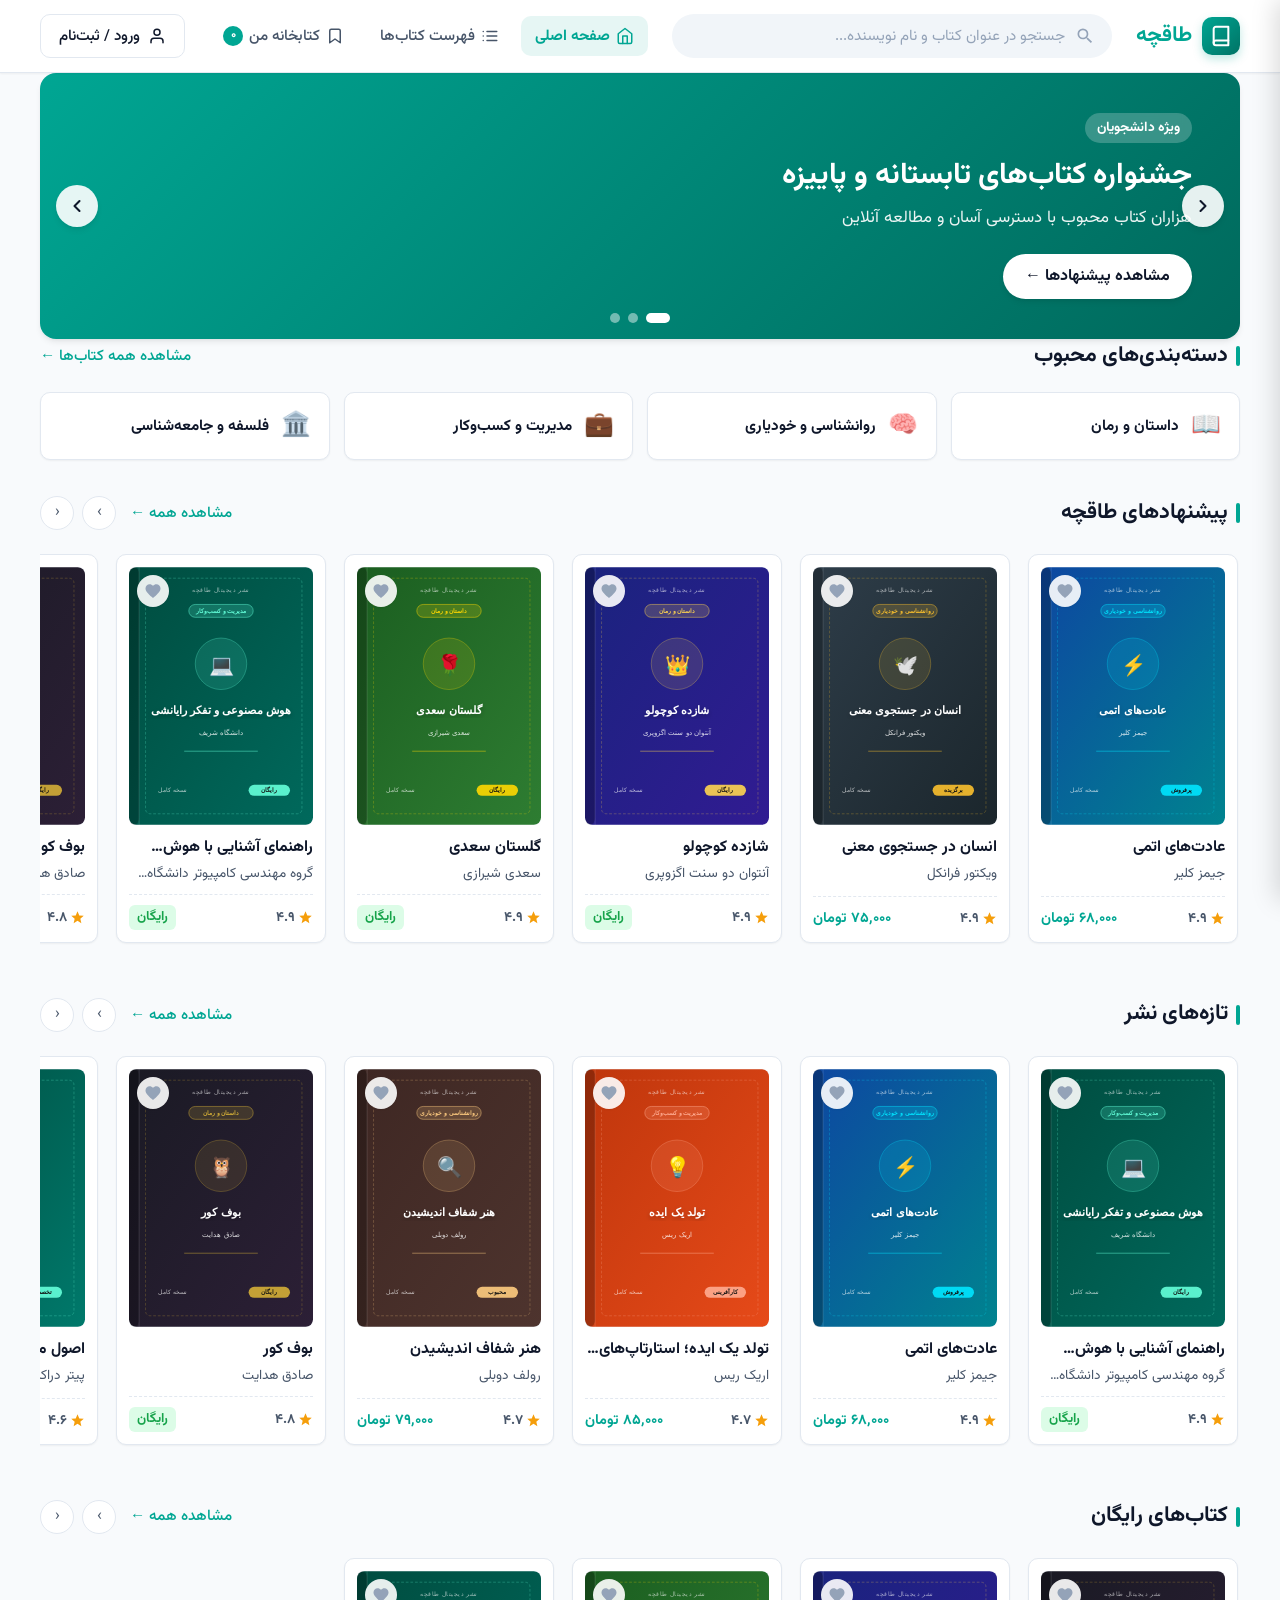
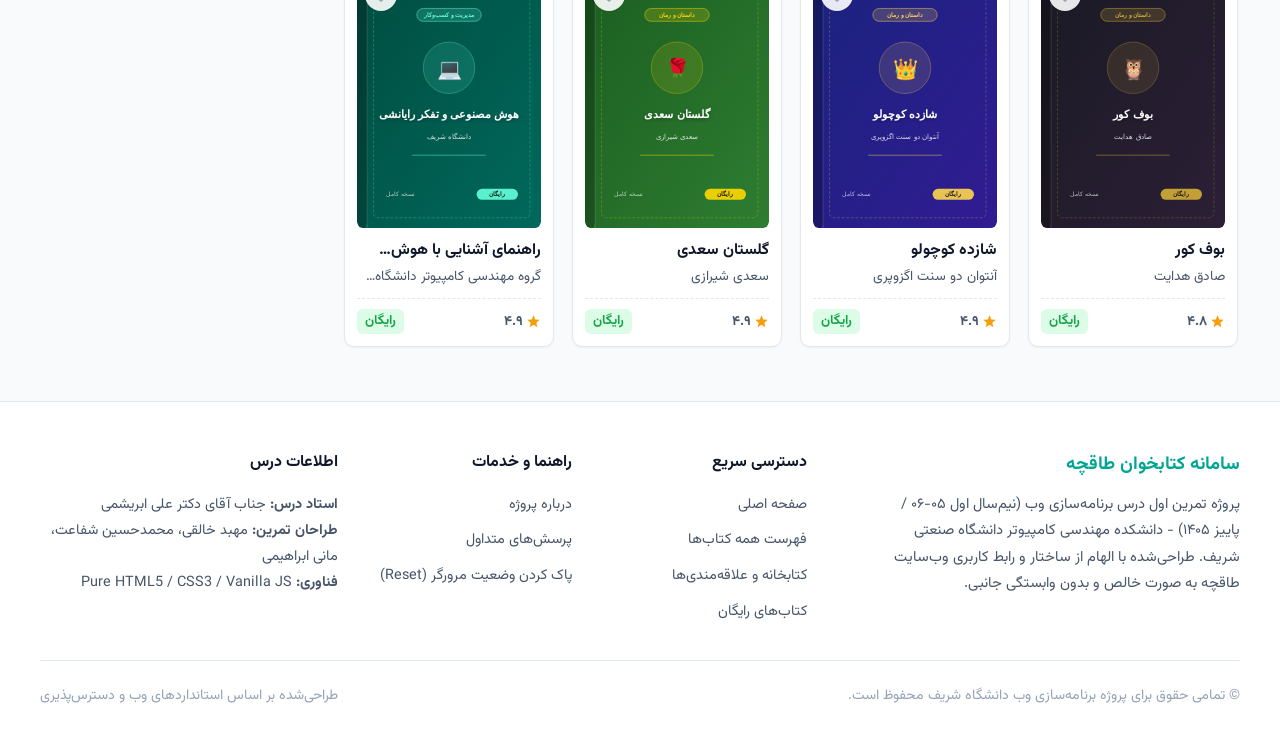
<file: index.html>
<!DOCTYPE html>
<html lang="fa" dir="rtl">
<head>
  <meta charset="UTF-8">
  <meta name="viewport" content="width=device-width, initial-scale=1.0">
  <meta name="description" content="طاقچه - سامانه خرید، دانلود و مطالعه آنلاین کتاب‌های الکترونیکی و صوتی">
  <title>طاقچه | کتاب الکترونیکی و صوتی</title>
  <link rel="stylesheet" href="css/style.css">
</head>
<body>

  <!-- سربرگ اصلی سایت -->
  <header class="site-header" role="banner">
    <div class="container header-inner">
      <!-- لوگو و برند -->
      <a href="#home" class="brand-logo" id="nav-brand-logo" aria-label="صفحه اصلی طاقچه">
        <div class="brand-icon" aria-hidden="true">
          <svg width="22" height="22" viewBox="0 0 24 24" fill="none" stroke="currentColor" stroke-width="2.2" stroke-linecap="round" stroke-linejoin="round">
            <path d="M4 19.5A2.5 2.5 0 0 1 6.5 17H20"/>
            <path d="M6.5 2H20v20H6.5A2.5 2.5 0 0 1 4 19.5v-15A2.5 2.5 0 0 1 6.5 2z"/>
          </svg>
        </div>
        <span>طاقچه</span>
      </a>

      <!-- نوار جستجوی سربرگ -->
      <div class="header-search" id="header-search-container" role="search">
        <form id="header-search-form" action="javascript:void(0);">
          <div class="search-input-wrapper">
            <svg class="search-icon" aria-hidden="true" viewBox="0 0 24 24">
              <path d="M15.5 14h-.79l-.28-.27A6.471 6.471 0 0 0 16 9.5 6.5 6.5 0 1 0 9.5 16c1.61 0 3.09-.59 4.23-1.57l.27.28v.79l5 4.99L20.49 19l-4.99-5zm-6 0C7.01 14 5 11.99 5 9.5S7.01 5 9.5 5 14 7.01 14 9.5 11.99 14 9.5 14z"/>
            </svg>
            <input 
              type="text" 
              id="global-search-input" 
              class="search-input" 
              placeholder="جستجو در عنوان کتاب و نام نویسنده..." 
              autocomplete="off"
              aria-label="جستجوی کتاب"
            >
            <button type="button" id="search-clear-btn" class="search-clear-btn" aria-label="پاک کردن متن جستجو">✕</button>
          </div>
        </form>
      </div>

      <!-- ناوبری اصلی -->
      <nav class="main-nav" role="navigation" aria-label="ناوبری اصلی">
        <a href="#home" class="nav-link" id="nav-link-home">
          <svg width="18" height="18" viewBox="0 0 24 24" fill="none" stroke="currentColor" stroke-width="2" stroke-linecap="round" stroke-linejoin="round" aria-hidden="true"><path d="M3 9l9-7 9 7v11a2 2 0 0 1-2 2H5a2 2 0 0 1-2-2z"/><polyline points="9 22 9 12 15 12 15 22"/></svg>
          <span>صفحه اصلی</span>
        </a>
        <a href="#catalog" class="nav-link" id="nav-link-catalog">
          <svg width="18" height="18" viewBox="0 0 24 24" fill="none" stroke="currentColor" stroke-width="2" stroke-linecap="round" stroke-linejoin="round" aria-hidden="true"><line x1="8" y1="6" x2="21" y2="6"/><line x1="8" y1="12" x2="21" y2="12"/><line x1="8" y1="18" x2="21" y2="18"/><line x1="3" y1="6" x2="3.01" y2="6"/><line x1="3" y1="12" x2="3.01" y2="12"/><line x1="3" y1="18" x2="3.01" y2="18"/></svg>
          <span>فهرست کتاب‌ها</span>
        </a>
        <a href="#library" class="nav-link" id="nav-link-library">
          <svg width="18" height="18" viewBox="0 0 24 24" fill="none" stroke="currentColor" stroke-width="2" stroke-linecap="round" stroke-linejoin="round" aria-hidden="true"><path d="M19 21l-7-5-7 5V5a2 2 0 0 1 2-2h10a2 2 0 0 1 2 2z"/></svg>
          <span>کتابخانه من</span>
          <span class="badge-count" id="header-library-count">۰</span>
        </a>
      </nav>

      <!-- اقدامات کاربری سربرگ -->
      <div class="header-actions">
        <!-- دکمه باز کردن جستجو در موبایل -->
        <button type="button" class="mobile-search-toggle" id="btn-mobile-search-toggle" aria-label="جستجوی کتاب">
          <svg width="20" height="20" viewBox="0 0 24 24" fill="none" stroke="currentColor" stroke-width="2" stroke-linecap="round" stroke-linejoin="round" aria-hidden="true">
            <circle cx="11" cy="11" r="8"/><line x1="21" y1="21" x2="16.65" y2="16.65"/>
          </svg>
        </button>

        <div id="user-logged-out-box">
          <button type="button" class="btn btn-outline btn-login-compact" id="btn-open-login" aria-haspopup="dialog">
            <svg width="18" height="18" viewBox="0 0 24 24" fill="none" stroke="currentColor" stroke-width="2" stroke-linecap="round" stroke-linejoin="round" aria-hidden="true"><path d="M20 21v-2a4 4 0 0 0-4-4H8a4 4 0 0 0-4 4v2"/><circle cx="12" cy="7" r="4"/></svg>
            <span class="login-btn-text">ورود / ثبت‌نام</span>
          </button>
        </div>
        <div id="user-logged-in-box" style="display: none; align-items: center; gap: 6px;">
          <div class="user-menu-btn" id="header-user-btn" role="button" tabindex="0">
            <div class="user-avatar" id="header-user-avatar" aria-hidden="true">ک</div>
            <span id="header-user-name" class="header-user-name">کاربر</span>
          </div>
          <button type="button" class="btn-logout" id="btn-logout" aria-label="خروج از حساب کاربری">خروج</button>
        </div>

        <!-- دکمه منوی کشویی موبایل -->
        <button type="button" class="mobile-menu-toggle" id="btn-mobile-menu" aria-label="منوی گزینه‌ها" aria-expanded="false">
          <svg width="22" height="22" viewBox="0 0 24 24" fill="none" stroke="currentColor" stroke-width="2" stroke-linecap="round" stroke-linejoin="round"><line x1="3" y1="12" x2="21" y2="12"/><line x1="3" y1="6" x2="21" y2="6"/><line x1="3" y1="18" x2="21" y2="18"/></svg>
        </button>
      </div>
    </div>
  </header>

  <!-- منوی کشویی سایدبار موبایل (Mobile Drawer) -->
  <div class="mobile-drawer-overlay" id="mobile-drawer-overlay" aria-hidden="true"></div>
  <aside class="mobile-drawer" id="mobile-drawer" aria-label="منوی ناوبری موبایل" aria-hidden="true">
    <div class="drawer-header">
      <div class="brand-logo">
        <div class="brand-icon" aria-hidden="true">
          <svg width="18" height="18" viewBox="0 0 24 24" fill="none" stroke="currentColor" stroke-width="2.2" stroke-linecap="round" stroke-linejoin="round">
            <path d="M4 19.5A2.5 2.5 0 0 1 6.5 17H20"/>
            <path d="M6.5 2H20v20H6.5A2.5 2.5 0 0 1 4 19.5v-15A2.5 2.5 0 0 1 6.5 2z"/>
          </svg>
        </div>
        <span>طاقچه</span>
      </div>
      <button type="button" class="drawer-close-btn" id="btn-close-drawer" aria-label="بستن منو">✕</button>
    </div>

    <div class="drawer-user-card" id="drawer-user-card">
      <div class="drawer-user-info">
        <div class="user-avatar" id="drawer-user-avatar">م</div>
        <div class="drawer-user-texts">
          <strong id="drawer-user-name">کاربر مهمان</strong>
          <span id="drawer-user-phone">جهت دریافت کتاب وارد شوید</span>
        </div>
      </div>
      <button type="button" class="btn btn-outline btn-sm" id="btn-drawer-auth-action">ورود به حساب</button>
    </div>

    <nav class="drawer-nav">
      <a href="#home" class="drawer-link active" id="drawer-link-home">
        <svg width="20" height="20" viewBox="0 0 24 24" fill="none" stroke="currentColor" stroke-width="2" stroke-linecap="round" stroke-linejoin="round"><path d="M3 9l9-7 9 7v11a2 2 0 0 1-2 2H5a2 2 0 0 1-2-2z"/><polyline points="9 22 9 12 15 12 15 22"/></svg>
        <span>صفحه اصلی</span>
      </a>
      <a href="#catalog" class="drawer-link" id="drawer-link-catalog">
        <svg width="20" height="20" viewBox="0 0 24 24" fill="none" stroke="currentColor" stroke-width="2" stroke-linecap="round" stroke-linejoin="round"><line x1="8" y1="6" x2="21" y2="6"/><line x1="8" y1="12" x2="21" y2="12"/><line x1="8" y1="18" x2="21" y2="18"/><line x1="3" y1="6" x2="3.01" y2="6"/><line x1="3" y1="12" x2="3.01" y2="12"/><line x1="3" y1="18" x2="3.01" y2="18"/></svg>
        <span>فهرست و جستجوی کتاب‌ها</span>
      </a>
      <a href="#library" class="drawer-link" id="drawer-link-library">
        <svg width="20" height="20" viewBox="0 0 24 24" fill="none" stroke="currentColor" stroke-width="2" stroke-linecap="round" stroke-linejoin="round"><path d="M19 21l-7-5-7 5V5a2 2 0 0 1 2-2h10a2 2 0 0 1 2 2z"/></svg>
        <span>کتابخانه من</span>
        <span class="badge-count" id="drawer-library-count">۰</span>
      </a>
      <a href="#catalog" class="drawer-link" id="drawer-link-free" data-shelf-filter="free">
        <svg width="20" height="20" viewBox="0 0 24 24" fill="none" stroke="currentColor" stroke-width="2" stroke-linecap="round" stroke-linejoin="round"><circle cx="12" cy="12" r="10"/><path d="M12 6v12"/><path d="M8 10l8 4"/></svg>
        <span>کتاب‌های رایگان</span>
      </a>
    </nav>
  </aside>

  <!-- ریشه اصلی اپلیکیشن (صفحات و نماها) -->
  <main id="app-root" role="main">
    
    <!-- ==================== نمای صفحه اصلی ==================== -->
    <div id="view-home" class="app-view">
      <div class="container">
        
        <!-- بنر تبلیغاتی اسلایدر -->
        <section class="banner-section" aria-label="پیشنهادهای ویژه">
          <div class="banner-carousel-wrapper">
            <div class="banner-slides-track" id="banner-slides-track">
              <!-- بنرها توسط جاوااسکریپت درج می‌شوند -->
            </div>
            <div class="banner-controls">
              <button type="button" class="banner-arrow-btn" id="banner-prev-btn" aria-label="اسلاید قبلی">
                <svg width="20" height="20" viewBox="0 0 24 24" fill="none" stroke="currentColor" stroke-width="2.5" stroke-linecap="round" stroke-linejoin="round"><polyline points="9 18 15 12 9 6"/></svg>
              </button>
              <button type="button" class="banner-arrow-btn" id="banner-next-btn" aria-label="اسلاید بعدی">
                <svg width="20" height="20" viewBox="0 0 24 24" fill="none" stroke="currentColor" stroke-width="2.5" stroke-linecap="round" stroke-linejoin="round"><polyline points="15 18 9 12 15 6"/></svg>
              </button>
            </div>
            <div class="banner-indicators" id="banner-indicators">
              <!-- نقاط اندیکاتور -->
            </div>
          </div>
        </section>

        <!-- بخش دسته‌بندی‌ها -->
        <section class="categories-section" aria-label="دسته‌بندی‌های موضوعی">
          <div class="section-header">
            <h2 class="section-title">دسته‌بندی‌های محبوب</h2>
            <a href="#catalog" class="section-view-all">مشاهده همه کتاب‌ها ←</a>
          </div>
          <div class="categories-grid" id="home-categories-grid">
            <!-- تراشه‌های دسته‌بندی با JS اضافه می‌شوند -->
          </div>
        </section>

        <!-- ردیف ۱: پیشنهادهای طاقچه -->
        <section class="shelf-section" id="shelf-featured" aria-label="پیشنهادهای طاقچه">
          <div class="section-header">
            <h2 class="section-title">پیشنهادهای طاقچه</h2>
            <div style="display: flex; align-items: center; gap: 14px;">
              <a href="#catalog" class="section-view-all" data-shelf-filter="featured">مشاهده همه ←</a>
              <div class="shelf-controls">
                <button type="button" class="shelf-arrow-btn" data-shelf-prev="shelf-featured-track" aria-label="کتاب‌های قبلی">›</button>
                <button type="button" class="shelf-arrow-btn" data-shelf-next="shelf-featured-track" aria-label="کتاب‌های بعدی">‹</button>
              </div>
            </div>
          </div>
          <div class="shelf-carousel">
            <div class="shelf-track" id="shelf-featured-track">
              <!-- کارت‌های کتاب درج می‌شوند -->
            </div>
          </div>
        </section>

        <!-- ردیف ۲: تازه‌های نشر -->
        <section class="shelf-section" id="shelf-new" aria-label="تازه‌های نشر">
          <div class="section-header">
            <h2 class="section-title">تازه‌های نشر</h2>
            <div style="display: flex; align-items: center; gap: 14px;">
              <a href="#catalog" class="section-view-all" data-shelf-filter="new">مشاهده همه ←</a>
              <div class="shelf-controls">
                <button type="button" class="shelf-arrow-btn" data-shelf-prev="shelf-new-track" aria-label="کتاب‌های قبلی">›</button>
                <button type="button" class="shelf-arrow-btn" data-shelf-next="shelf-new-track" aria-label="کتاب‌های بعدی">‹</button>
              </div>
            </div>
          </div>
          <div class="shelf-carousel">
            <div class="shelf-track" id="shelf-new-track">
              <!-- کارت‌های کتاب درج می‌شوند -->
            </div>
          </div>
        </section>

        <!-- ردیف ۳: کتاب‌های رایگان -->
        <section class="shelf-section" id="shelf-free" aria-label="کتاب‌های رایگان">
          <div class="section-header">
            <h2 class="section-title">کتاب‌های رایگان</h2>
            <div style="display: flex; align-items: center; gap: 14px;">
              <a href="#catalog" class="section-view-all" data-shelf-filter="free">مشاهده همه ←</a>
              <div class="shelf-controls">
                <button type="button" class="shelf-arrow-btn" data-shelf-prev="shelf-free-track" aria-label="کتاب‌های قبلی">›</button>
                <button type="button" class="shelf-arrow-btn" data-shelf-next="shelf-free-track" aria-label="کتاب‌های بعدی">‹</button>
              </div>
            </div>
          </div>
          <div class="shelf-carousel">
            <div class="shelf-track" id="shelf-free-track">
              <!-- کارت‌های کتاب درج می‌شوند -->
            </div>
          </div>
        </section>

      </div>
    </div>

    <!-- ==================== نمای فهرست کتاب‌ها و جستجو ==================== -->
    <div id="view-catalog" class="app-view" style="display: none;">
      <div class="container catalog-section">
        
        <div class="catalog-header">
          <nav class="catalog-breadcrumb" aria-label="مسیر راهنما">
            <a href="#home">صفحه اصلی</a>
            <span>/</span>
            <span style="color: var(--text-primary); font-weight: 500;">فهرست کتاب‌ها</span>
          </nav>
          <div class="catalog-title-bar">
            <h1 style="font-size: 1.6rem; font-weight: 700;">فهرست و جستجوی کتاب‌ها</h1>
          </div>
        </div>

        <div class="catalog-layout">
          <!-- نوار کناری فیلترها -->
          <aside class="filters-sidebar" aria-label="فیلترهای جستجو">
            <div class="filters-header">
              <h3>فیلترها</h3>
              <button type="button" class="clear-filters-btn" id="btn-clear-all-filters">پاک کردن فیلترها</button>
            </div>

            <!-- فیلتر بر اساس دسته -->
            <div class="filter-group">
              <h4 class="filter-group-title">دسته‌بندی موضوعی</h4>
              <div class="filter-options-list" id="filter-categories-list">
                <!-- گزینه‌های رادیویی با JS اضافه می‌شوند -->
              </div>
            </div>

            <!-- فیلتر بر اساس قیمت -->
            <div class="filter-group">
              <h4 class="filter-group-title">نوع قیمت</h4>
              <div class="filter-options-list">
                <label class="filter-radio-label">
                  <input type="radio" name="filter-price" value="all" checked>
                  <span>همه کتاب‌ها</span>
                </label>
                <label class="filter-radio-label">
                  <input type="radio" name="filter-price" value="free">
                  <span>فقط کتاب‌های رایگان</span>
                </label>
                <label class="filter-radio-label">
                  <input type="radio" name="filter-price" value="paid">
                  <span>فقط کتاب‌های غیررایگان (پولی)</span>
                </label>
              </div>
            </div>
          </aside>

          <!-- محتوای نتایج -->
          <div class="catalog-content">
            <!-- نوار مرتب‌سازی و آمار -->
            <div class="catalog-toolbar">
              <div class="results-count">
                تعداد نتایج: <strong id="catalog-count-badge">۰</strong> کتاب
              </div>
              <div class="sort-container">
                <label for="catalog-sort-select" class="sort-label">مرتب‌سازی بر اساس:</label>
                <select id="catalog-sort-select" class="sort-select" aria-label="مرتب‌سازی نتایج">
                  <option value="default">پیش‌فرض طاقچه</option>
                  <option value="rating-desc">بیشترین امتیاز (محبوب‌ترین)</option>
                  <option value="price-asc">ارزان‌ترین قیمت</option>
                  <option value="price-desc">گران‌ترین قیمت</option>
                </select>
              </div>
            </div>

            <!-- شبکه کارت‌های کتاب -->
            <div class="catalog-books-grid" id="catalog-books-grid">
              <!-- کارت‌ها در این بخش درج می‌شوند -->
            </div>
          </div>
        </div>

      </div>
    </div>

    <!-- ==================== نمای جزییات کتاب ==================== -->
    <div id="view-book" class="app-view" style="display: none;">
      <div class="container book-details-section">
        
        <nav class="catalog-breadcrumb" aria-label="مسیر راهنما">
          <a href="#home">صفحه اصلی</a>
          <span>/</span>
          <a href="#catalog">فهرست کتاب‌ها</a>
          <span>/</span>
          <span id="book-detail-breadcrumb" style="color: var(--text-primary); font-weight: 500;">نام کتاب</span>
        </nav>

        <div id="book-detail-content-area">
          <!-- محتوای جزییات با جاوااسکریپت بارگذاری می‌شود -->
        </div>

      </div>
    </div>

    <!-- ==================== نمای کتابخانه من ==================== -->
    <div id="view-library" class="app-view" style="display: none;">
      <div class="container library-section">
        
        <div class="catalog-header">
          <nav class="catalog-breadcrumb" aria-label="مسیر راهنما">
            <a href="#home">صفحه اصلی</a>
            <span>/</span>
            <span style="color: var(--text-primary); font-weight: 500;">کتابخانه من</span>
          </nav>
          <h1 style="font-size: 1.6rem; font-weight: 700; margin-bottom: 8px;">کتابخانه و علاقه‌مندی‌ها</h1>
          <p style="color: var(--text-secondary); font-size: 0.95rem;">کتاب‌های دریافت‌شده و نشان‌شده‌های شما به صورت پایدار در این بخش قرار دارند.</p>
        </div>

        <div class="library-tabs" role="tablist">
          <button type="button" class="library-tab-btn active" id="tab-btn-purchased" role="tab" aria-selected="true">
            <span>کتاب‌های دریافت‌شده (من)</span>
            <span class="badge-count" id="library-purchased-count">۰</span>
          </button>
          <button type="button" class="library-tab-btn" id="tab-btn-favorites" role="tab" aria-selected="false">
            <span>نشان‌شده‌ها (علاقه‌مندی‌ها)</span>
            <span class="badge-count" id="library-favorites-count">۰</span>
          </button>
        </div>

        <!-- شبکه کتاب‌های کتابخانه -->
        <div class="catalog-books-grid" id="library-books-grid">
          <!-- کتاب‌های کتابخانه درج می‌شوند -->
        </div>

      </div>
    </div>

    <!-- ==================== نمای مطالعه نمونه کتاب ==================== -->
    <div id="view-reader" class="app-view" style="display: none;">
      <div class="reader-container" id="reader-container">
        
        <header class="reader-header">
          <div class="reader-title-box">
            <button type="button" class="btn btn-outline" id="btn-reader-exit" aria-label="خروج از مطالعه و بازگشت به جزییات کتاب">
              ✕ خروج از مطالعه
            </button>
            <span id="reader-header-book-title" style="font-weight: 700; font-size: 1.05rem;">عنوان کتاب</span>
          </div>

          <div class="reader-tools">
            <!-- تغییر اندازه قلم -->
            <div class="reader-tool-group" aria-label="تنظیم اندازه قلم">
              <button type="button" class="reader-tool-btn" data-font-size="sm">کوچک</button>
              <button type="button" class="reader-tool-btn active" data-font-size="md">متوسط</button>
              <button type="button" class="reader-tool-btn" data-font-size="lg">بزرگ</button>
            </div>

            <!-- تغییر تم مطالعه -->
            <div class="reader-tool-group" aria-label="تنظیم تم مطالعه">
              <button type="button" class="reader-tool-btn active" data-theme="light">روشن</button>
              <button type="button" class="reader-tool-btn" data-theme="dark">تیره</button>
              <button type="button" class="reader-tool-btn" data-theme="sepia">کاغذی</button>
            </div>
          </div>
        </header>

        <main class="reader-content-wrapper">
          <div class="reader-book-meta">
            <h1 class="reader-book-title" id="reader-title">عنوان کتاب</h1>
            <p class="reader-book-author" id="reader-author">نویسنده</p>
          </div>
          <div class="reader-paragraphs font-size-md" id="reader-paragraphs-body">
            <!-- پاراگراف‌های متنی کتاب -->
          </div>
        </main>

      </div>
    </div>

  </main>

  <!-- ==================== مودال ورود کاربر ==================== -->
  <div class="modal-overlay" id="login-modal" role="dialog" aria-modal="true" aria-labelledby="login-modal-title">
    <div class="modal-card">
      <div class="modal-header">
        <h3 class="modal-title" id="login-modal-title">ورود به طاقچه</h3>
        <button type="button" class="modal-close-btn" id="btn-close-login" aria-label="بستن پنجره">✕</button>
      </div>
      <form id="login-form" novalidate>
        <div class="modal-body">
          <p style="font-size: 0.9rem; color: var(--text-secondary); margin-bottom: 20px;">
            برای دریافت و خرید کتاب و ثبت در کتابخانه خود، لطفاً اطلاعات زیر را وارد نمایید:
          </p>
          
          <div class="form-group">
            <label for="input-user-name" class="form-label">نام و نام خانوادگی / نام نمایشی *</label>
            <input 
              type="text" 
              id="input-user-name" 
              class="form-input" 
              placeholder="مثال: علی احمدی" 
              required
            >
            <span class="form-error-msg" id="error-user-name">لطفاً نام نمایشی خود را وارد کنید.</span>
          </div>

          <div class="form-group">
            <label for="input-user-phone" class="form-label">شماره تلفن همراه *</label>
            <input 
              type="tel" 
              id="input-user-phone" 
              class="form-input" 
              placeholder="مثال: 09123456789" 
              dir="ltr" 
              maxlength="11" 
              required
            >
            <span class="form-error-msg" id="error-user-phone">شماره همراه باید دقیقاً ۱۱ رقم بوده و با ۰۹ آغاز شود (ارقام فارسی و لاتین معتبرند).</span>
          </div>
        </div>
        <div class="modal-footer">
          <button type="button" class="btn btn-outline" id="btn-cancel-login">انصراف</button>
          <button type="submit" class="btn btn-primary" id="btn-submit-login">ورود به حساب</button>
        </div>
      </form>
    </div>
  </div>

  <!-- ==================== مودال تایید خرید کتاب ==================== -->
  <div class="modal-overlay" id="purchase-modal" role="dialog" aria-modal="true" aria-labelledby="purchase-modal-title">
    <div class="modal-card">
      <div class="modal-header">
        <h3 class="modal-title" id="purchase-modal-title">تایید خرید شبیه‌سازی‌شده</h3>
        <button type="button" class="modal-close-btn" id="btn-close-purchase" aria-label="بستن پنجره">✕</button>
      </div>
      <div class="modal-body">
        <p style="font-size: 0.95rem; margin-bottom: 16px; color: var(--text-primary);">
          شما در حال افزودن کتاب زیر به کتابخانه دیجیتال خود هستید:
        </p>
        <div style="background-color: var(--bg-surface-alt); padding: 16px; border-radius: var(--radius-md); margin-bottom: 18px;">
          <h4 id="purchase-book-title" style="font-size: 1.05rem; font-weight: 700; margin-bottom: 6px;">عنوان کتاب</h4>
          <p id="purchase-book-author" style="font-size: 0.88rem; color: var(--text-secondary); margin-bottom: 12px;">نویسنده</p>
          <div style="display: flex; justify-content: space-between; align-items: center; border-top: 1px dashed var(--border-light); padding-top: 10px;">
            <span style="font-size: 0.9rem; color: var(--text-secondary);">مبلغ قابل پرداخت:</span>
            <strong id="purchase-book-price" style="font-size: 1.1rem; color: var(--primary);">۰ تومان</strong>
          </div>
        </div>
        <p style="font-size: 0.82rem; color: var(--text-muted); line-height: 1.6;">
          * توجه: این فرایند یک شبیه‌سازی محلی برای تکلیف دانشگاه است و هیچ‌گونه تراکنش مالی واقعی یا اتصال به درگاه پرداخت انجام نمی‌گیرد.
        </p>
      </div>
      <div class="modal-footer">
        <button type="button" class="btn btn-outline" id="btn-cancel-purchase">انصراف</button>
        <button type="button" class="btn btn-primary" id="btn-confirm-purchase">تایید و افزودن به کتابخانه</button>
      </div>
    </div>
  </div>

  <!-- کانتینر پیام‌های شناور توست -->
  <div class="toast-container" id="toast-container" aria-live="polite"></div>

  <!-- پاورقی سایت -->
  <footer class="site-footer" role="contentinfo">
    <div class="container">
      <div class="footer-grid">
        <div class="footer-about">
          <h4>سامانه کتابخوان طاقچه</h4>
          <p>
            پروژه تمرین اول درس برنامه‌سازی وب (نیم‌سال اول ۰۵-۰۶ / پاییز ۱۴۰۵) - دانشکده مهندسی کامپیوتر دانشگاه صنعتی شریف. طراحی‌شده با الهام از ساختار و رابط کاربری وب‌سایت طاقچه به صورت خالص و بدون وابستگی جانبی.
          </p>
        </div>
        <div class="footer-col">
          <h5>دسترسی سریع</h5>
          <ul class="footer-links-list">
            <li><a href="#home">صفحه اصلی</a></li>
            <li><a href="#catalog">فهرست همه کتاب‌ها</a></li>
            <li><a href="#library">کتابخانه و علاقه‌مندی‌ها</a></li>
            <li><a href="#catalog" data-shelf-filter="free">کتاب‌های رایگان</a></li>
          </ul>
        </div>
        <div class="footer-col">
          <h5>راهنما و خدمات</h5>
          <ul class="footer-links-list">
            <li><a href="javascript:void(0);" onclick="alert('این سامانه یک پروژه دانشگاهی است.');">درباره پروژه</a></li>
            <li><a href="javascript:void(0);" onclick="alert('پرسش‌های متداول در فایل README.md توضیح داده شده‌اند.');">پرسش‌های متداول</a></li>
            <li><a href="javascript:void(0);" onclick="localStorage.clear(); location.reload();">پاک کردن وضعیت مرورگر (Reset)</a></li>
          </ul>
        </div>
        <div class="footer-col">
          <h5>اطلاعات درس</h5>
          <p style="font-size: 0.9rem; color: var(--text-secondary); line-height: 1.8;">
            <strong>استاد درس:</strong> جناب آقای دکتر علی ابریشمی<br>
            <strong>طراحان تمرین:</strong> مهبد خالقی، محمدحسین شفاعت، مانی ابراهیمی<br>
            <strong>فناوری:</strong> Pure HTML5 / CSS3 / Vanilla JS
          </p>
        </div>
      </div>
      <div class="footer-bottom">
        <span>© تمامی حقوق برای پروژه برنامه‌سازی وب دانشگاه شریف محفوظ است.</span>
        <span>طراحی‌شده بر اساس استانداردهای وب و دسترس‌پذیری</span>
      </div>
    </div>
  </footer>

  <!-- نوار ناوبری پایین صفحه برای موبایل (Bottom Navigation Bar) -->
  <nav class="mobile-bottom-nav" id="mobile-bottom-nav" aria-label="ناوبری سریع موبایل">
    <a href="#home" class="bottom-nav-item active" id="bnav-home">
      <svg width="20" height="20" viewBox="0 0 24 24" fill="none" stroke="currentColor" stroke-width="2" stroke-linecap="round" stroke-linejoin="round"><path d="M3 9l9-7 9 7v11a2 2 0 0 1-2 2H5a2 2 0 0 1-2-2z"/><polyline points="9 22 9 12 15 12 15 22"/></svg>
      <span>صفحه اصلی</span>
    </a>
    <a href="#catalog" class="bottom-nav-item" id="bnav-catalog">
      <svg width="20" height="20" viewBox="0 0 24 24" fill="none" stroke="currentColor" stroke-width="2" stroke-linecap="round" stroke-linejoin="round"><line x1="8" y1="6" x2="21" y2="6"/><line x1="8" y1="12" x2="21" y2="12"/><line x1="8" y1="18" x2="21" y2="18"/><line x1="3" y1="6" x2="3.01" y2="6"/><line x1="3" y1="12" x2="3.01" y2="12"/><line x1="3" y1="18" x2="3.01" y2="18"/></svg>
      <span>کتاب‌ها</span>
    </a>
    <a href="#library" class="bottom-nav-item" id="bnav-library">
      <div class="bottom-nav-icon-wrap">
        <svg width="20" height="20" viewBox="0 0 24 24" fill="none" stroke="currentColor" stroke-width="2" stroke-linecap="round" stroke-linejoin="round"><path d="M19 21l-7-5-7 5V5a2 2 0 0 1 2-2h10a2 2 0 0 1 2 2z"/></svg>
        <span class="badge-count bottom-badge" id="bnav-library-count">۰</span>
      </div>
      <span>کتابخانه</span>
    </a>
    <button type="button" class="bottom-nav-item" id="bnav-user" aria-label="حساب کاربری">
      <svg width="20" height="20" viewBox="0 0 24 24" fill="none" stroke="currentColor" stroke-width="2" stroke-linecap="round" stroke-linejoin="round"><path d="M20 21v-2a4 4 0 0 0-4-4H8a4 4 0 0 0-4 4v2"/><circle cx="12" cy="7" r="4"/></svg>
      <span id="bnav-user-label">حساب من</span>
    </button>
  </nav>

  <!-- اسکریپت داده‌ها و منطق برنامه -->
  <script src="js/books.js"></script>
  <script src="js/app.js"></script>
</body>
</html>
</file>
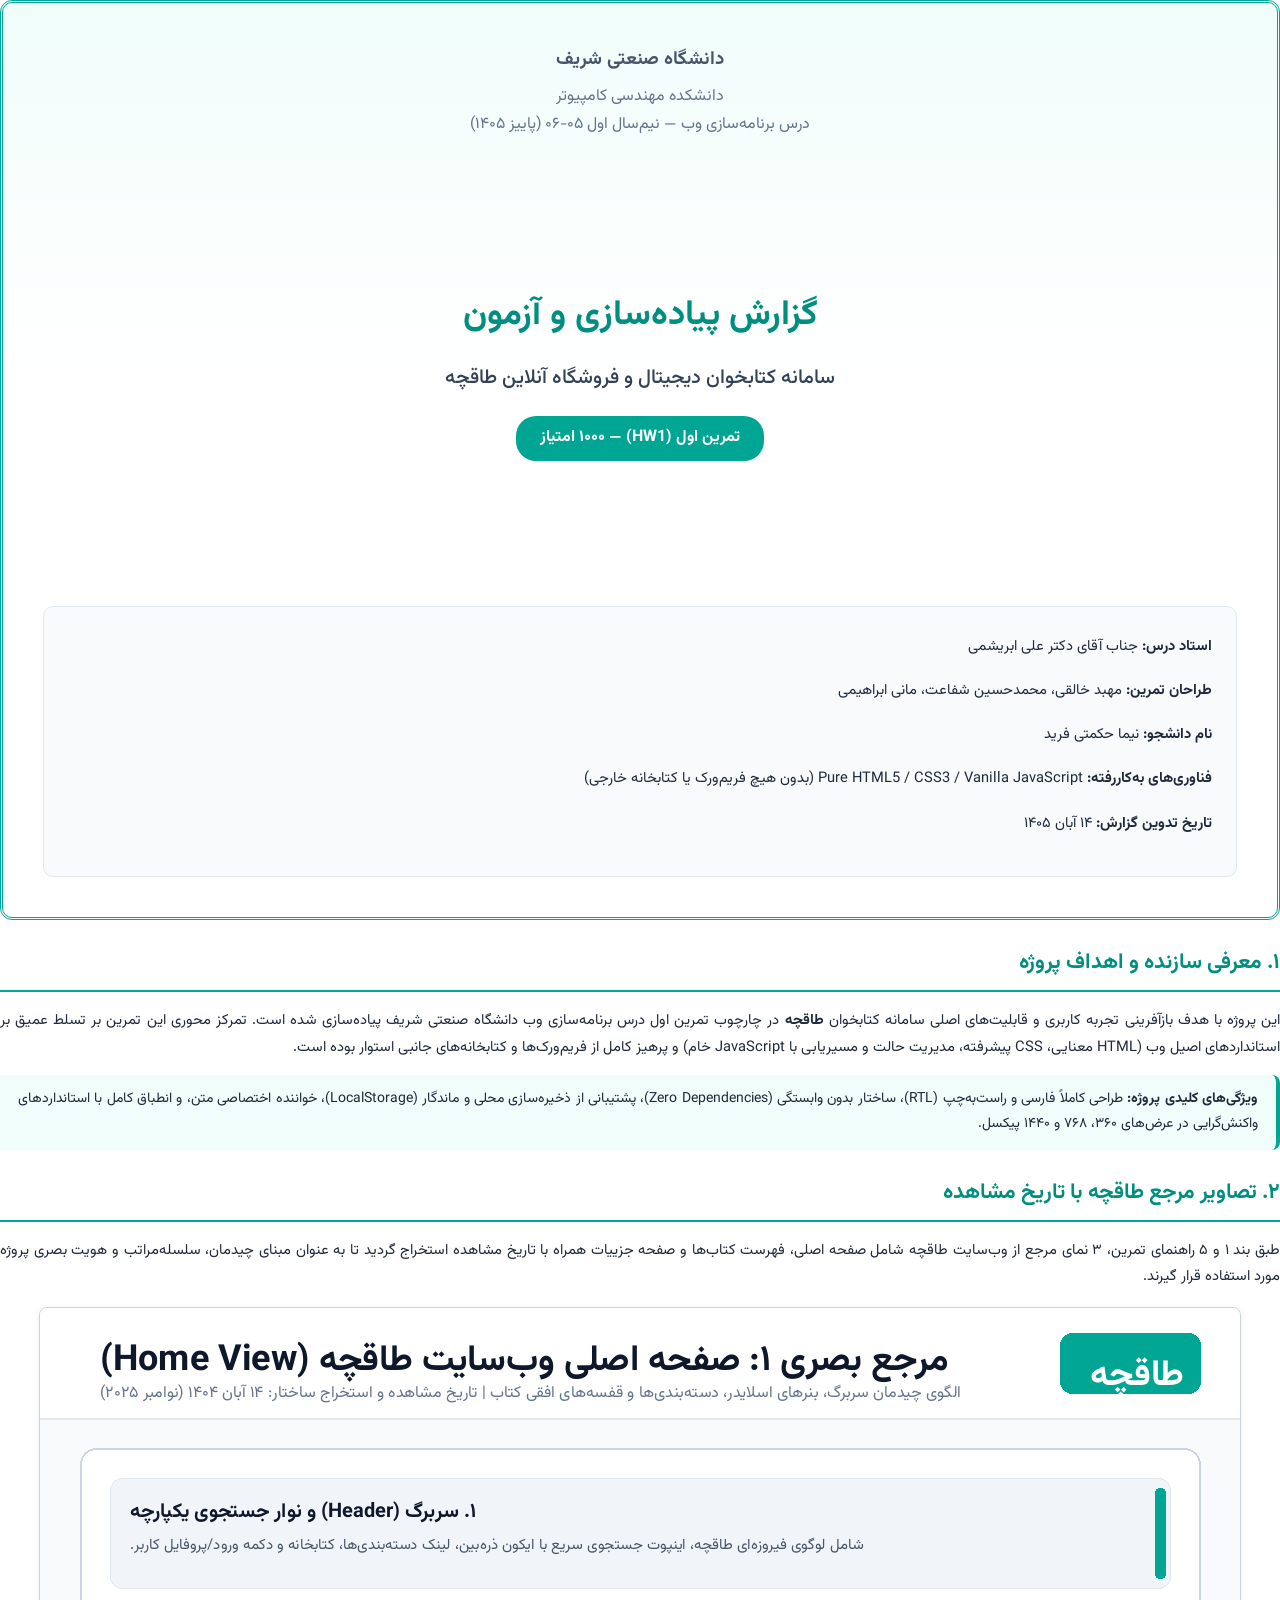
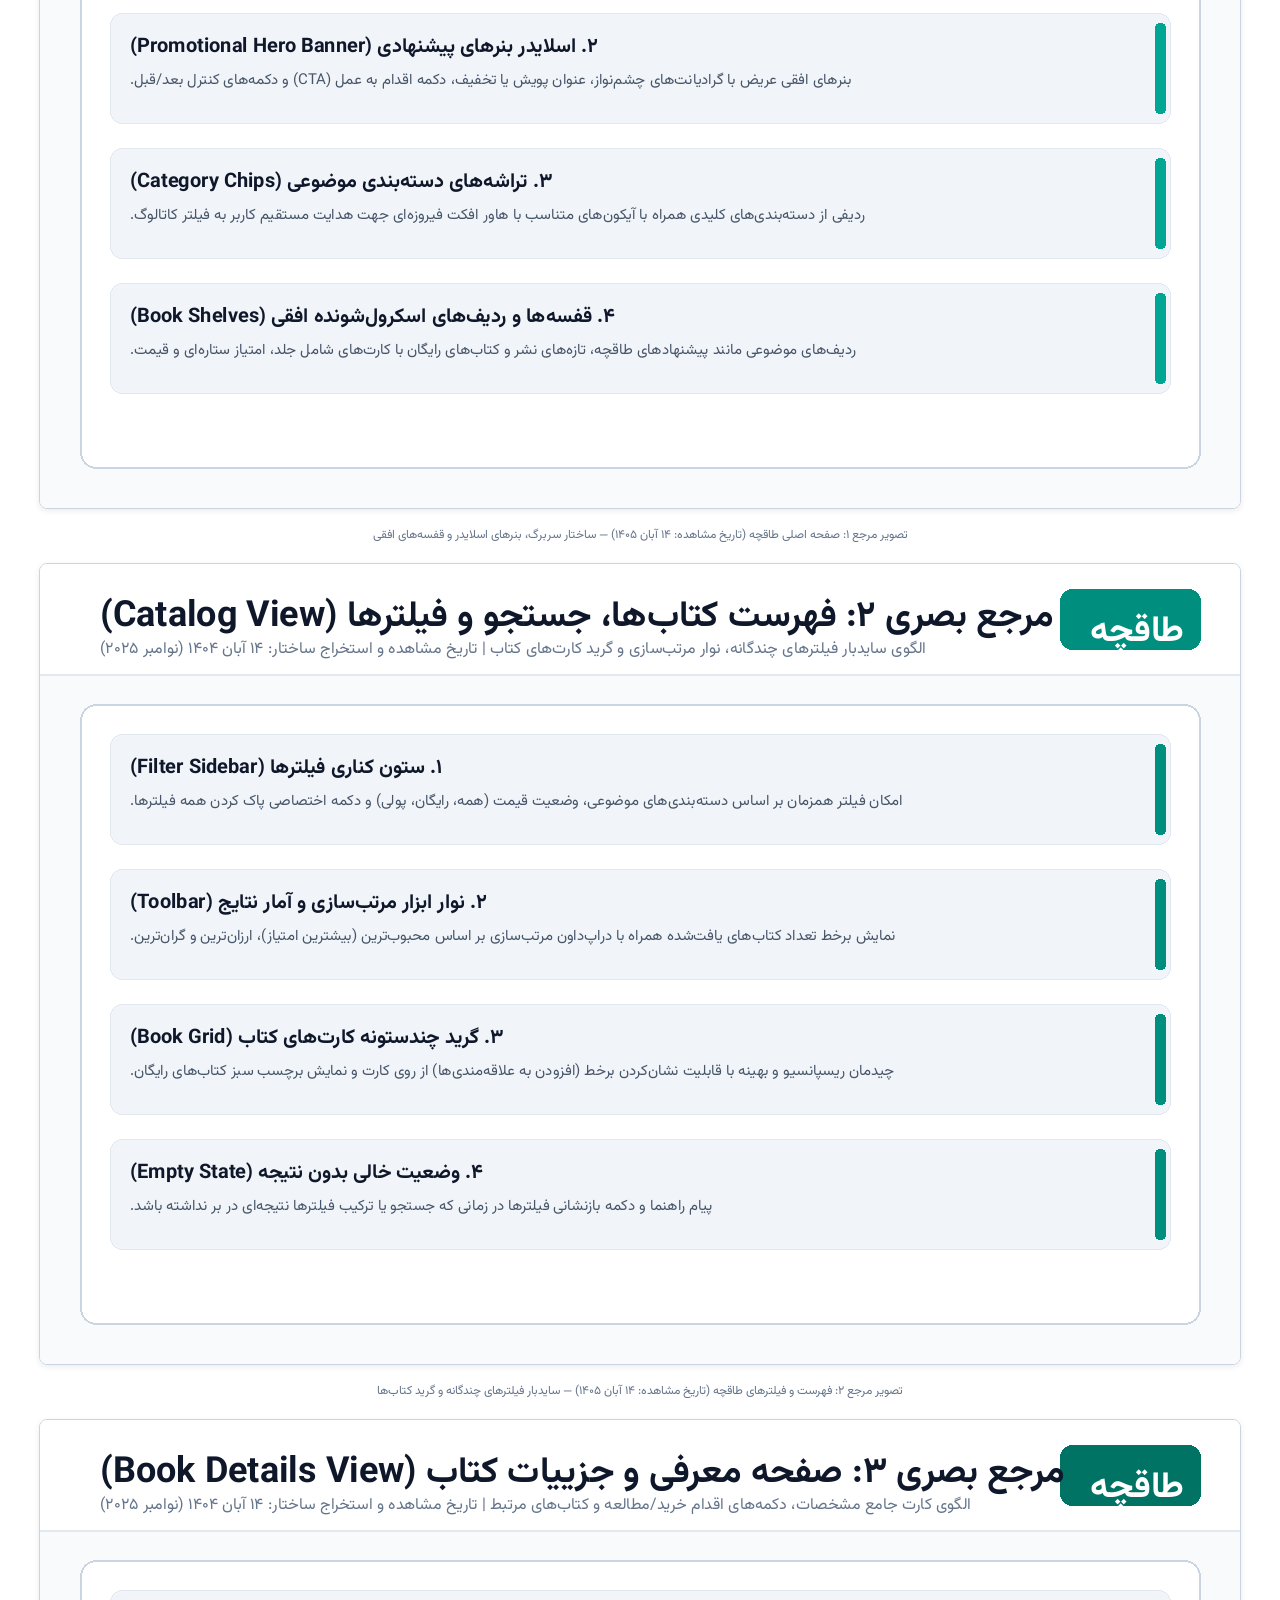
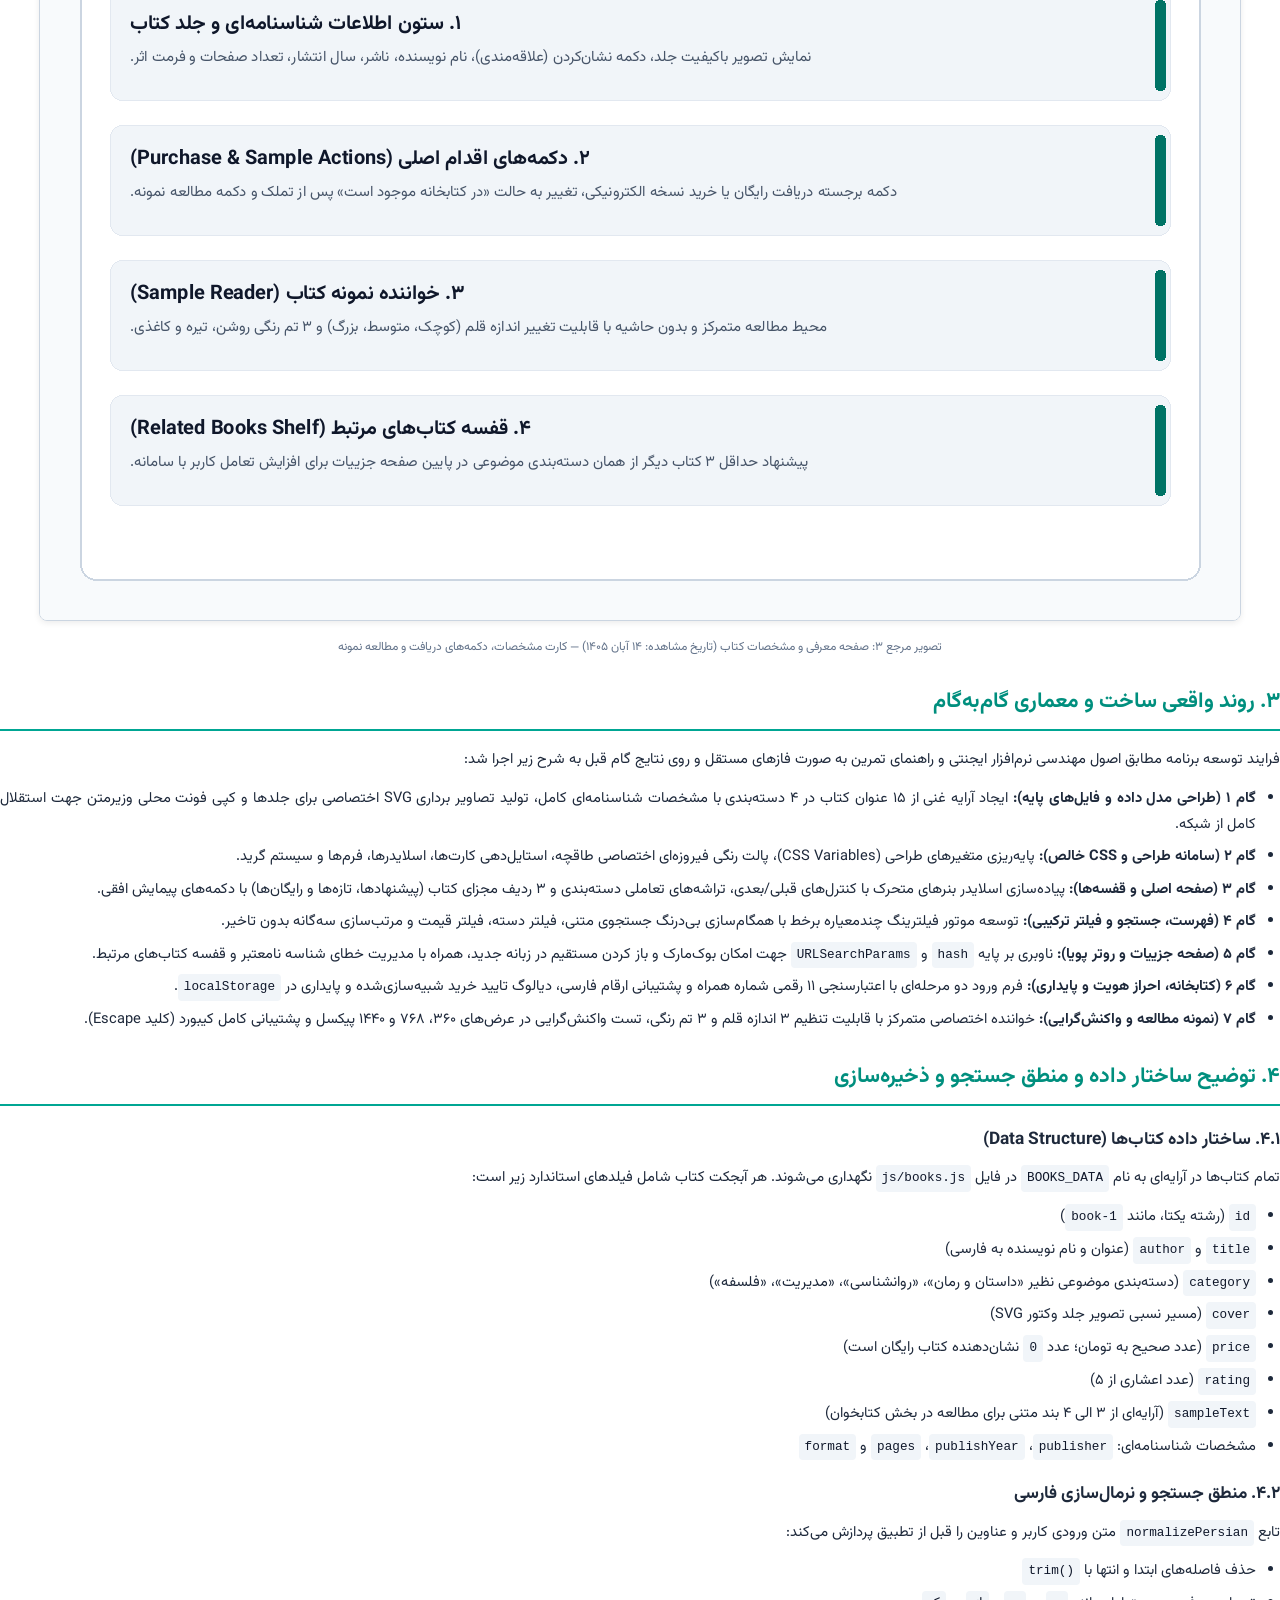
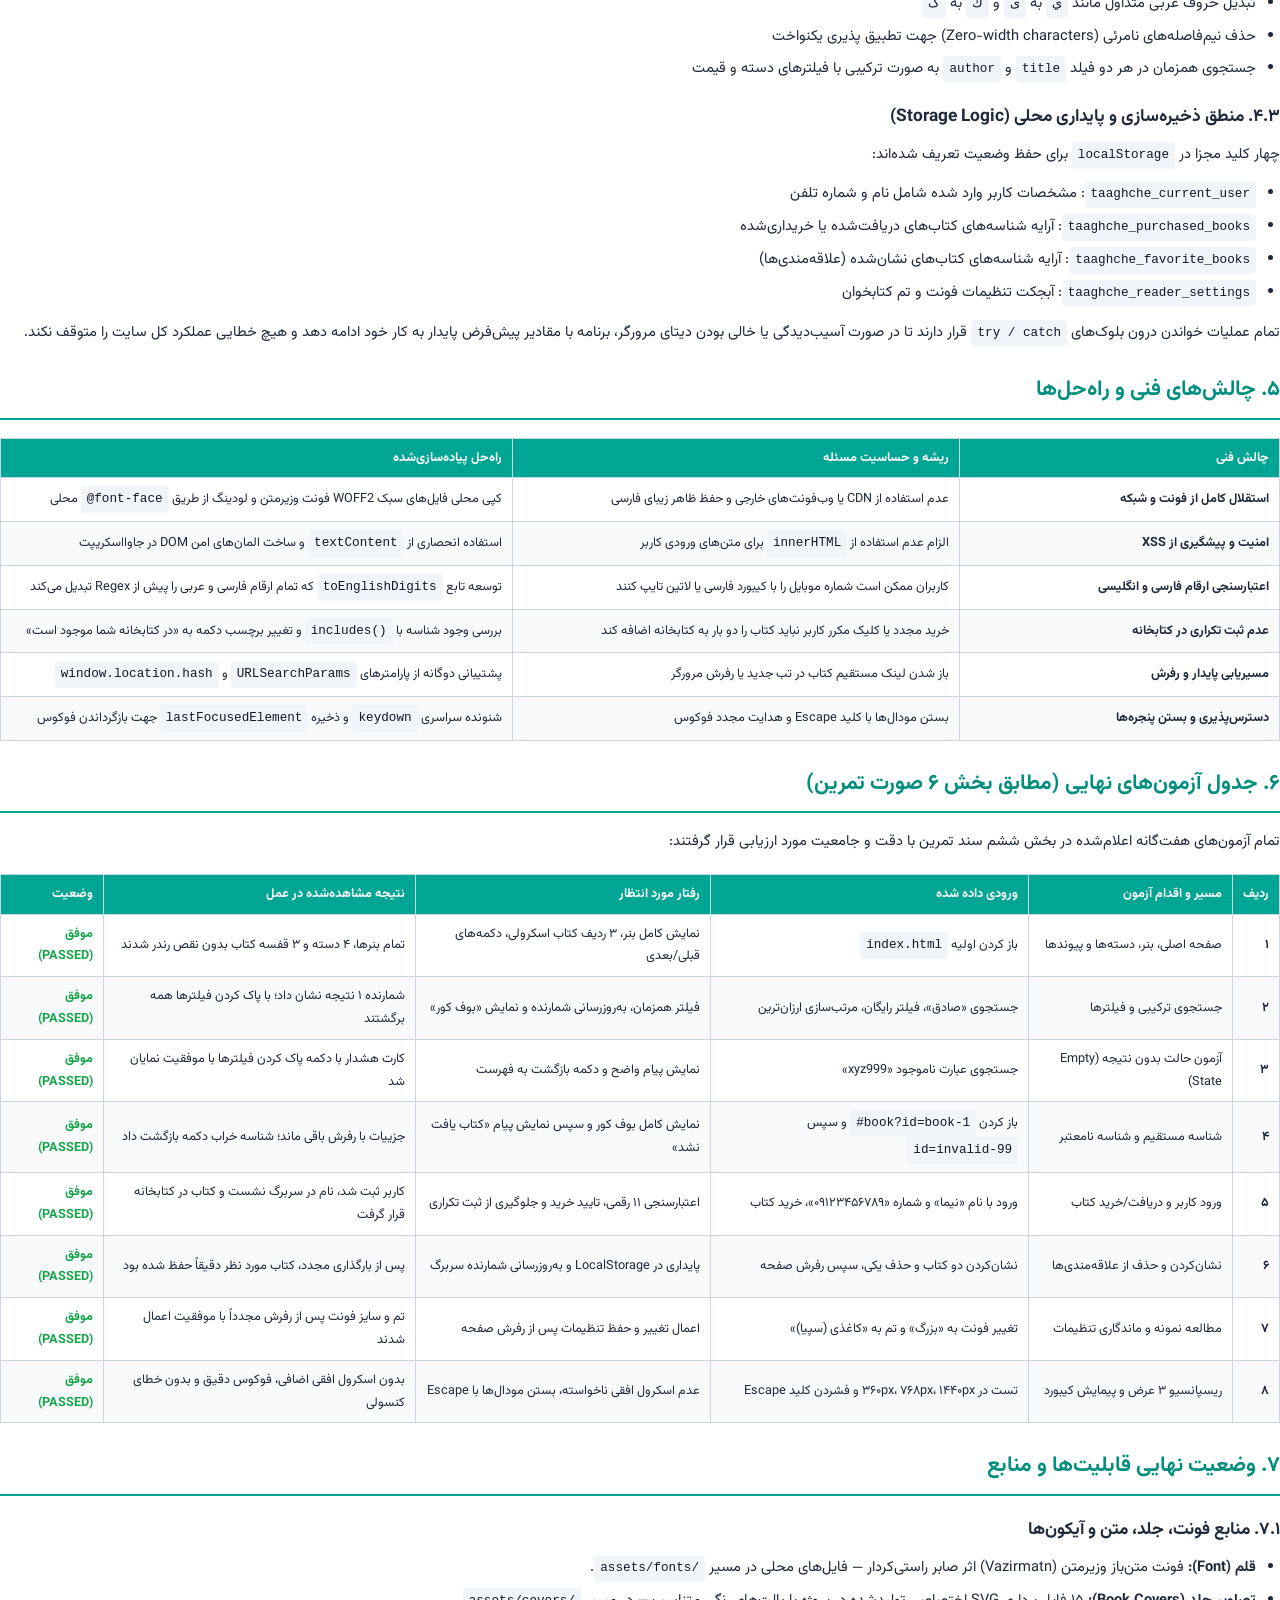
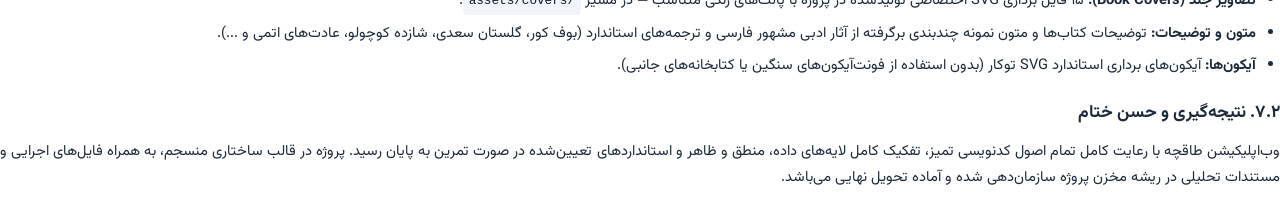
<file: report-source.html>
<!DOCTYPE html>
<html lang="fa" dir="rtl">
<head>
  <meta charset="UTF-8">
  <title>گزارش تمرین اول برنامه‌سازی وب - سامانه کتابخوان طاقچه</title>
  <style>
    @font-face {
      font-family: 'Vazirmatn';
      src: url('assets/fonts/Vazirmatn-Regular.woff2') format('woff2');
      font-weight: 400;
    }
    @font-face {
      font-family: 'Vazirmatn';
      src: url('assets/fonts/Vazirmatn-Medium.woff2') format('woff2');
      font-weight: 500;
    }
    @font-face {
      font-family: 'Vazirmatn';
      src: url('assets/fonts/Vazirmatn-Bold.woff2') format('woff2');
      font-weight: 700;
    }

    @page {
      size: A4;
      margin: 18mm 15mm 20mm 15mm;
      @bottom-center {
        content: counter(page);
        font-family: 'Vazirmatn', sans-serif;
        font-size: 10pt;
      }
    }

    * {
      box-sizing: border-box;
      margin: 0;
      padding: 0;
    }

    body {
      font-family: 'Vazirmatn', Tahoma, sans-serif;
      font-size: 11pt;
      line-height: 1.8;
      color: #1e293b;
      background-color: #ffffff;
      direction: rtl;
      text-align: justify;
    }

    .page-break {
      page-break-before: always;
    }

    /* صفحه جلد گزارش */
    .cover-container {
      height: 920px;
      display: flex;
      flex-direction: column;
      justify-content: space-between;
      border: 3px double #00a693;
      padding: 40px;
      border-radius: 12px;
      text-align: center;
      background: linear-gradient(180deg, #f0fdfa 0%, #ffffff 40%);
    }

    .cover-header h3 {
      font-size: 14pt;
      color: #475569;
      margin-bottom: 6px;
    }

    .cover-header h4 {
      font-size: 12pt;
      color: #64748b;
      font-weight: normal;
    }

    .cover-center {
      margin: 60px 0;
    }

    .cover-title {
      font-size: 26pt;
      font-weight: 700;
      color: #008f7e;
      margin-bottom: 12px;
    }

    .cover-subtitle {
      font-size: 15pt;
      color: #334155;
      font-weight: 500;
    }

    .cover-badge {
      display: inline-block;
      margin-top: 20px;
      padding: 8px 24px;
      background-color: #00a693;
      color: #ffffff;
      font-size: 12pt;
      font-weight: bold;
      border-radius: 20px;
    }

    .cover-meta {
      background-color: #f8fafc;
      border: 1px solid #e2e8f0;
      border-radius: 10px;
      padding: 24px;
      text-align: right;
      font-size: 11pt;
      line-height: 2.2;
    }

    /* بخش‌های درونی گزارش */
    .section-title {
      font-size: 16pt;
      font-weight: 700;
      color: #008f7e;
      border-bottom: 2px solid #00a693;
      padding-bottom: 8px;
      margin-top: 24px;
      margin-bottom: 16px;
    }

    .subsection-title {
      font-size: 13pt;
      font-weight: 700;
      color: #1e293b;
      margin-top: 18px;
      margin-bottom: 10px;
    }

    p {
      margin-bottom: 12px;
    }

    .highlight-box {
      background-color: #f0fdfa;
      border-right: 4px solid #00a693;
      padding: 12px 18px;
      border-radius: 0 8px 8px 0;
      margin: 14px 0;
      font-size: 10.5pt;
    }

    .table-custom {
      width: 100%;
      border-collapse: collapse;
      margin: 18px 0;
      font-size: 9.5pt;
    }

    .table-custom th, .table-custom td {
      border: 1px solid #cbd5e1;
      padding: 8px 10px;
      text-align: right;
    }

    .table-custom th {
      background-color: #00a693;
      color: #ffffff;
      font-weight: 700;
    }

    .table-custom tr:nth-child(even) {
      background-color: #f8fafc;
    }

    .img-reference-box {
      text-align: center;
      margin: 16px 0;
      page-break-inside: avoid;
    }

    .img-reference-box img {
      max-width: 95%;
      border: 1px solid #cbd5e1;
      border-radius: 8px;
      box-shadow: 0 2px 6px rgba(0,0,0,0.08);
    }

    .img-caption {
      font-size: 9pt;
      color: #64748b;
      margin-top: 6px;
    }

    ul, ol {
      margin-right: 24px;
      margin-bottom: 14px;
    }

    li {
      margin-bottom: 6px;
    }

    code {
      font-family: monospace;
      background-color: #f1f5f9;
      padding: 2px 6px;
      border-radius: 4px;
      color: #0f172a;
      font-size: 9.5pt;
      direction: ltr;
      display: inline-block;
    }
  </style>
</head>
<body>

  <!-- ==================== صفحه ۱: جلد گزارش ==================== -->
  <div class="cover-container">
    <div class="cover-header">
      <h3>دانشگاه صنعتی شریف</h3>
      <h4>دانشکده مهندسی کامپیوتر</h4>
      <h4>درس برنامه‌سازی وب — نیم‌سال اول ۰۵-۰۶ (پاییز ۱۴۰۵)</h4>
    </div>

    <div class="cover-center">
      <h1 class="cover-title">گزارش پیاده‌سازی و آزمون</h1>
      <h2 class="cover-subtitle">سامانه کتابخوان دیجیتال و فروشگاه آنلاین طاقچه</h2>
      <div class="cover-badge">تمرین اول (HW1) — ۱۰۰۰ امتیاز</div>
    </div>

    <div class="cover-meta">
      <p><strong>استاد درس:</strong> جناب آقای دکتر علی ابریشمی</p>
      <p><strong>طراحان تمرین:</strong> مهبد خالقی، محمدحسین شفاعت، مانی ابراهیمی</p>
      <p><strong>نام دانشجو:</strong> نیما حکمتی فرید</p>
      <p><strong>فناوری‌های به‌کاررفته:</strong> Pure HTML5 / CSS3 / Vanilla JavaScript (بدون هیچ فریم‌ورک یا کتابخانه خارجی)</p>
      <p><strong>تاریخ تدوین گزارش:</strong> ۱۴ آبان ۱۴۰۵</p>
    </div>
  </div>

  <div class="page-break"></div>

  <!-- ==================== صفحه ۲: معرفی، اهداف و تصاویر مرجع ==================== -->
  <h2 class="section-title">۱. معرفی سازنده و اهداف پروژه</h2>
  <p>
    این پروژه با هدف بازآفرینی تجربه کاربری و قابلیت‌های اصلی سامانه کتابخوان <strong>طاقچه</strong> در چارچوب تمرین اول درس برنامه‌سازی وب دانشگاه صنعتی شریف پیاده‌سازی شده است. تمرکز محوری این تمرین بر تسلط عمیق بر استانداردهای اصیل وب (HTML معنایی، CSS پیشرفته، مدیریت حالت و مسیریابی با JavaScript خام) و پرهیز کامل از فریم‌ورک‌ها و کتابخانه‌های جانبی استوار بوده است.
  </p>
  <div class="highlight-box">
    <strong>ویژگی‌های کلیدی پروژه:</strong> طراحی کاملاً فارسی و راست‌به‌چپ (RTL)، ساختار بدون وابستگی (Zero Dependencies)، پشتیبانی از ذخیره‌سازی محلی و ماندگار (LocalStorage)، خواننده اختصاصی متن، و انطباق کامل با استانداردهای واکنش‌گرایی در عرض‌های ۳۶۰، ۷۶۸ و ۱۴۴۰ پیکسل.
  </div>

  <h2 class="section-title">۲. تصاویر مرجع طاقچه با تاریخ مشاهده</h2>
  <p>
    طبق بند ۱ و ۵ راهنمای تمرین، ۳ نمای مرجع از وب‌سایت طاقچه شامل صفحه اصلی، فهرست کتاب‌ها و صفحه جزییات همراه با تاریخ مشاهده استخراج گردید تا به عنوان مبنای چیدمان، سلسله‌مراتب و هویت بصری پروژه مورد استفاده قرار گیرند.
  </p>

  <div class="img-reference-box">
    <img src="assets/references/reference-taaghche-home.png" alt="مرجع بصری صفحه اصلی طاقچه">
    <div class="img-caption">تصویر مرجع ۱: صفحه اصلی طاقچه (تاریخ مشاهده: ۱۴ آبان ۱۴۰۵) — ساختار سربرگ، بنرهای اسلایدر و قفسه‌های افقی</div>
  </div>

  <div class="img-reference-box">
    <img src="assets/references/reference-taaghche-catalog.png" alt="مرجع بصری فهرست و جستجوی طاقچه">
    <div class="img-caption">تصویر مرجع ۲: فهرست و فیلترهای طاقچه (تاریخ مشاهده: ۱۴ آبان ۱۴۰۵) — سایدبار فیلترهای چندگانه و گرید کتاب‌ها</div>
  </div>

  <div class="page-break"></div>

  <div class="img-reference-box">
    <img src="assets/references/reference-taaghche-details.png" alt="مرجع بصری جزییات کتاب طاقچه">
    <div class="img-caption">تصویر مرجع ۳: صفحه معرفی و مشخصات کتاب (تاریخ مشاهده: ۱۴ آبان ۱۴۰۵) — کارت مشخصات، دکمه‌های دریافت و مطالعه نمونه</div>
  </div>

  <h2 class="section-title">۳. روند واقعی ساخت و معماری گام‌به‌گام</h2>
  <p>
    فرایند توسعه برنامه مطابق اصول مهندسی نرم‌افزار ایجنتی و راهنمای تمرین به صورت فازهای مستقل و روی نتایج گام قبل به شرح زیر اجرا شد:
  </p>
  <ul>
    <li><strong>گام ۱ (طراحی مدل داده و فایل‌های پایه):</strong> ایجاد آرایه غنی از ۱۵ عنوان کتاب در ۴ دسته‌بندی با مشخصات شناسنامه‌ای کامل، تولید تصاویر برداری SVG اختصاصی برای جلدها و کپی فونت محلی وزیرمتن جهت استقلال کامل از شبکه.</li>
    <li><strong>گام ۲ (سامانه طراحی و CSS خالص):</strong> پایه‌ریزی متغیرهای طراحی (CSS Variables)، پالت رنگی فیروزه‌ای اختصاصی طاقچه، استایل‌دهی کارت‌ها، اسلایدرها، فرم‌ها و سیستم گرید.</li>
    <li><strong>گام ۳ (صفحه اصلی و قفسه‌ها):</strong> پیاده‌سازی اسلایدر بنرهای متحرک با کنترل‌های قبلی/بعدی، تراشه‌های تعاملی دسته‌بندی و ۳ ردیف مجزای کتاب (پیشنهادها، تازه‌ها و رایگان‌ها) با دکمه‌های پیمایش افقی.</li>
    <li><strong>گام ۴ (فهرست، جستجو و فیلتر ترکیبی):</strong> توسعه موتور فیلترینگ چندمعیاره برخط با همگام‌سازی بی‌درنگ جستجوی متنی، فیلتر دسته، فیلتر قیمت و مرتب‌سازی سه‌گانه بدون تاخیر.</li>
    <li><strong>گام ۵ (صفحه جزییات و روتر پویا):</strong> ناوبری بر پایه <code>hash</code> و <code>URLSearchParams</code> جهت امکان بوک‌مارک و باز کردن مستقیم در زبانه جدید، همراه با مدیریت خطای شناسه نامعتبر و قفسه کتاب‌های مرتبط.</li>
    <li><strong>گام ۶ (کتابخانه، احراز هویت و پایداری):</strong> فرم ورود دو مرحله‌ای با اعتبارسنجی ۱۱ رقمی شماره همراه و پشتیبانی ارقام فارسی، دیالوگ تایید خرید شبیه‌سازی‌شده و پایداری در <code>localStorage</code>.</li>
    <li><strong>گام ۷ (نمونه مطالعه و واکنش‌گرایی):</strong> خواننده اختصاصی متمرکز با قابلیت تنظیم ۳ اندازه قلم و ۳ تم رنگی، تست واکنش‌گرایی در عرض‌های ۳۶۰، ۷۶۸ و ۱۴۴۰ پیکسل و پشتیبانی کامل کیبورد (کلید Escape).</li>
  </ul>

  <div class="page-break"></div>

  <h2 class="section-title">۴. توضیح ساختار داده و منطق جستجو و ذخیره‌سازی</h2>
  <h3 class="subsection-title">۴.۱. ساختار داده کتاب‌ها (Data Structure)</h3>
  <p>
    تمام کتاب‌ها در آرایه‌ای به نام <code>BOOKS_DATA</code> در فایل <code>js/books.js</code> نگهداری می‌شوند. هر آبجکت کتاب شامل فیلدهای استاندارد زیر است:
  </p>
  <ul>
    <li><code>id</code> (رشته یکتا، مانند <code>book-1</code>)</li>
    <li><code>title</code> و <code>author</code> (عنوان و نام نویسنده به فارسی)</li>
    <li><code>category</code> (دسته‌بندی موضوعی نظیر «داستان و رمان»، «روانشناسی»، «مدیریت»، «فلسفه»)</li>
    <li><code>cover</code> (مسیر نسبی تصویر جلد وکتور SVG)</li>
    <li><code>price</code> (عدد صحیح به تومان؛ عدد <code>0</code> نشان‌دهنده کتاب رایگان است)</li>
    <li><code>rating</code> (عدد اعشاری از ۵)</li>
    <li><code>sampleText</code> (آرایه‌ای از ۳ الی ۴ بند متنی برای مطالعه در بخش کتابخوان)</li>
    <li>مشخصات شناسنامه‌ای: <code>publisher</code>، <code>publishYear</code>، <code>pages</code> و <code>format</code></li>
  </ul>

  <h3 class="subsection-title">۴.۲. منطق جستجو و نرمال‌سازی فارسی</h3>
  <p>
    تابع <code>normalizePersian</code> متن ورودی کاربر و عناوین را قبل از تطبیق پردازش می‌کند:
  </p>
  <ul>
    <li>حذف فاصله‌های ابتدا و انتها با <code>trim()</code></li>
    <li>تبدیل حروف عربی متداول مانند <code>ي</code> به <code>ی</code> و <code>ك</code> به <code>ک</code></li>
    <li>حذف نیم‌فاصله‌های نامرئی (Zero-width characters) جهت تطبیق پذیری یکنواخت</li>
    <li>جستجوی همزمان در هر دو فیلد <code>title</code> و <code>author</code> به صورت ترکیبی با فیلترهای دسته و قیمت</li>
  </ul>

  <h3 class="subsection-title">۴.۳. منطق ذخیره‌سازی و پایداری محلی (Storage Logic)</h3>
  <p>
    چهار کلید مجزا در <code>localStorage</code> برای حفظ وضعیت تعریف شده‌اند:
  </p>
  <ul>
    <li><code>taaghche_current_user</code>: مشخصات کاربر وارد شده شامل نام و شماره تلفن</li>
    <li><code>taaghche_purchased_books</code>: آرایه شناسه‌های کتاب‌های دریافت‌شده یا خریداری‌شده</li>
    <li><code>taaghche_favorite_books</code>: آرایه شناسه‌های کتاب‌های نشان‌شده (علاقه‌مندی‌ها)</li>
    <li><code>taaghche_reader_settings</code>: آبجکت تنظیمات فونت و تم کتابخوان</li>
  </ul>
  <p>
    تمام عملیات خواندن درون بلوک‌های <code>try / catch</code> قرار دارند تا در صورت آسیب‌دیدگی یا خالی بودن دیتای مرورگر، برنامه با مقادیر پیش‌فرض پایدار به کار خود ادامه دهد و هیچ خطایی عملکرد کل سایت را متوقف نکند.
  </p>

  <h2 class="section-title">۵. چالش‌های فنی و راه‌حل‌ها</h2>
  <table class="table-custom">
    <thead>
      <tr>
        <th style="width: 25%;">چالش فنی</th>
        <th style="width: 35%;">ریشه و حساسیت مسئله</th>
        <th style="width: 40%;">راه‌حل پیاده‌سازی‌شده</th>
      </tr>
    </thead>
    <tbody>
      <tr>
        <td><strong>استقلال کامل از فونت و شبکه</strong></td>
        <td>عدم استفاده از CDN یا وب‌فونت‌های خارجی و حفظ ظاهر زیبای فارسی</td>
        <td>کپی محلی فایل‌های سبک WOFF2 فونت وزیرمتن و لودینگ از طریق <code>@font-face</code> محلی</td>
      </tr>
      <tr>
        <td><strong>امنیت و پیشگیری از XSS</strong></td>
        <td>الزام عدم استفاده از <code>innerHTML</code> برای متن‌های ورودی کاربر</td>
        <td>استفاده انحصاری از <code>textContent</code> و ساخت المان‌های امن DOM در جاوااسکریپت</td>
      </tr>
      <tr>
        <td><strong>اعتبارسنجی ارقام فارسی و انگلیسی</strong></td>
        <td>کاربران ممکن است شماره موبایل را با کیبورد فارسی یا لاتین تایپ کنند</td>
        <td>توسعه تابع <code>toEnglishDigits</code> که تمام ارقام فارسی و عربی را پیش از Regex تبدیل می‌کند</td>
      </tr>
      <tr>
        <td><strong>عدم ثبت تکراری در کتابخانه</strong></td>
        <td>خرید مجدد یا کلیک مکرر کاربر نباید کتاب را دو بار به کتابخانه اضافه کند</td>
        <td>بررسی وجود شناسه با <code>includes()</code> و تغییر برچسب دکمه به «در کتابخانه شما موجود است»</td>
      </tr>
      <tr>
        <td><strong>مسیریابی پایدار و رفرش</strong></td>
        <td>باز شدن لینک مستقیم کتاب در تب جدید یا رفرش مرورگر</td>
        <td>پشتیبانی دوگانه از پارامترهای <code>URLSearchParams</code> و <code>window.location.hash</code></td>
      </tr>
      <tr>
        <td><strong>دسترس‌پذیری و بستن پنجره‌ها</strong></td>
        <td>بستن مودال‌ها با کلید Escape و هدایت مجدد فوکوس</td>
        <td>شنونده سراسری <code>keydown</code> و ذخیره <code>lastFocusedElement</code> جهت بازگرداندن فوکوس</td>
      </tr>
    </tbody>
  </table>

  <div class="page-break"></div>

  <!-- ==================== صفحه ۴: جدول آزمون‌های نهایی بخش ۶ ==================== -->
  <h2 class="section-title">۶. جدول آزمون‌های نهایی (مطابق بخش ۶ صورت تمرین)</h2>
  <p>
    تمام آزمون‌های هفت‌گانه اعلام‌شده در بخش ششم سند تمرین با دقت و جامعیت مورد ارزیابی قرار گرفتند:
  </p>

  <table class="table-custom">
    <thead>
      <tr>
        <th>ردیف</th>
        <th>مسیر و اقدام آزمون</th>
        <th>ورودی داده شده</th>
        <th>رفتار مورد انتظار</th>
        <th>نتیجه مشاهده‌شده در عمل</th>
        <th>وضعیت</th>
      </tr>
    </thead>
    <tbody>
      <tr>
        <td><strong>۱</strong></td>
        <td>صفحه اصلی، بنر، دسته‌ها و پیوندها</td>
        <td>باز کردن اولیه <code>index.html</code></td>
        <td>نمایش کامل بنر، ۳ ردیف کتاب اسکرولی، دکمه‌های قبلی/بعدی</td>
        <td>تمام بنرها، ۴ دسته و ۳ قفسه کتاب بدون نقص رندر شدند</td>
        <td style="color: #16a34a; font-weight: bold;">موفق (PASSED)</td>
      </tr>
      <tr>
        <td><strong>۲</strong></td>
        <td>جستجوی ترکیبی و فیلترها</td>
        <td>جستجوی «صادق»، فیلتر رایگان، مرتب‌سازی ارزان‌ترین</td>
        <td>فیلتر همزمان، به‌روزرسانی شمارنده و نمایش «بوف کور»</td>
        <td>شمارنده ۱ نتیجه نشان داد؛ با پاک کردن فیلترها همه برگشتند</td>
        <td style="color: #16a34a; font-weight: bold;">موفق (PASSED)</td>
      </tr>
      <tr>
        <td><strong>۳</strong></td>
        <td>آزمون حالت بدون نتیجه (Empty State)</td>
        <td>جستجوی عبارت ناموجود «xyz999»</td>
        <td>نمایش پیام واضح و دکمه بازگشت به فهرست</td>
        <td>کارت هشدار با دکمه پاک کردن فیلترها با موفقیت نمایان شد</td>
        <td style="color: #16a34a; font-weight: bold;">موفق (PASSED)</td>
      </tr>
      <tr>
        <td><strong>۴</strong></td>
        <td>شناسه مستقیم و شناسه نامعتبر</td>
        <td>باز کردن <code>#book?id=book-1</code> و سپس <code>id=invalid-99</code></td>
        <td>نمایش کامل بوف کور و سپس نمایش پیام «کتاب یافت نشد»</td>
        <td>جزییات با رفرش باقی ماند؛ شناسه خراب دکمه بازگشت داد</td>
        <td style="color: #16a34a; font-weight: bold;">موفق (PASSED)</td>
      </tr>
      <tr>
        <td><strong>۵</strong></td>
        <td>ورود کاربر و دریافت/خرید کتاب</td>
        <td>ورود با نام «نیما» و شماره «۰۹۱۲۳۴۵۶۷۸۹»، خرید کتاب</td>
        <td>اعتبارسنجی ۱۱ رقمی، تایید خرید و جلوگیری از ثبت تکراری</td>
        <td>کاربر ثبت شد، نام در سربرگ نشست و کتاب در کتابخانه قرار گرفت</td>
        <td style="color: #16a34a; font-weight: bold;">موفق (PASSED)</td>
      </tr>
      <tr>
        <td><strong>۶</strong></td>
        <td>نشان‌کردن و حذف از علاقه‌مندی‌ها</td>
        <td>نشان‌کردن دو کتاب و حذف یکی، سپس رفرش صفحه</td>
        <td>پایداری در LocalStorage و به‌روزرسانی شمارنده سربرگ</td>
        <td>پس از بارگذاری مجدد، کتاب مورد نظر دقیقاً حفظ شده بود</td>
        <td style="color: #16a34a; font-weight: bold;">موفق (PASSED)</td>
      </tr>
      <tr>
        <td><strong>۷</strong></td>
        <td>مطالعه نمونه و ماندگاری تنظیمات</td>
        <td>تغییر فونت به «بزرگ» و تم به «کاغذی (سپیا)»</td>
        <td>اعمال تغییر و حفظ تنظیمات پس از رفرش صفحه</td>
        <td>تم و سایز فونت پس از رفرش مجدداً با موفقیت اعمال شدند</td>
        <td style="color: #16a34a; font-weight: bold;">موفق (PASSED)</td>
      </tr>
      <tr>
        <td><strong>۸</strong></td>
        <td>ریسپانسیو ۳ عرض و پیمایش کیبورد</td>
        <td>تست در ۳۶۰px، ۷۶۸px، ۱۴۴۰px و فشردن کلید Escape</td>
        <td>عدم اسکرول افقی ناخواسته، بستن مودال‌ها با Escape</td>
        <td>بدون اسکرول افقی اضافی، فوکوس دقیق و بدون خطای کنسولی</td>
        <td style="color: #16a34a; font-weight: bold;">موفق (PASSED)</td>
      </tr>
    </tbody>
  </table>

  <h2 class="section-title">۷. وضعیت نهایی قابلیت‌ها و منابع</h2>
  <h3 class="subsection-title">۷.۱. منابع فونت، جلد، متن و آیکون‌ها</h3>
  <ul>
    <li><strong>قلم (Font):</strong> فونت متن‌باز وزیرمتن (Vazirmatn) اثر صابر راستی‌کردار — فایل‌های محلی در مسیر <code>assets/fonts/</code>.</li>
    <li><strong>تصاویر جلد (Book Covers):</strong> ۱۵ فایل برداری SVG اختصاصی تولیدشده در پروژه با پالت‌های رنگی متناسب — در مسیر <code>assets/covers/</code>.</li>
    <li><strong>متون و توضیحات:</strong> توضیحات کتاب‌ها و متون نمونه چندبندی برگرفته از آثار ادبی مشهور فارسی و ترجمه‌های استاندارد (بوف کور، گلستان سعدی، شازده کوچولو، عادت‌های اتمی و ...).</li>
    <li><strong>آیکون‌ها:</strong> آیکون‌های برداری استاندارد SVG توکار (بدون استفاده از فونت‌آیکون‌های سنگین یا کتابخانه‌های جانبی).</li>
  </ul>

  <h3 class="subsection-title">۷.۲. نتیجه‌گیری و حسن ختام</h3>
  <p>
    وب‌اپلیکیشن طاقچه با رعایت کامل تمام اصول کدنویسی تمیز، تفکیک کامل لایه‌های داده، منطق و ظاهر و استانداردهای تعیین‌شده در صورت تمرین به پایان رسید. پروژه در قالب ساختاری منسجم، به همراه فایل‌های اجرایی و مستندات تحلیلی در ریشه مخزن پروژه سازمان‌دهی شده و آماده تحویل نهایی می‌باشد.
  </p>

</body>
</html>
</file>
<file: css/style.css>
/**
 * style.css - سامانه طراحی و استایل‌های وب‌اپلیکیشن طاقچه
 * کاملاً بدون وابستگی، بر پایه CSS خالص، واکنش‌گرا و راست‌به‌چپ (RTL)
 */

/* ==========================================================================
   ۱. قلم‌ها و متغیرهای طراحی (Typography & CSS Variables)
   ========================================================================== */
@font-face {
  font-family: 'Vazirmatn';
  src: url('../assets/fonts/Vazirmatn-Regular.woff2') format('woff2');
  font-weight: 400;
  font-style: normal;
  font-display: swap;
}

@font-face {
  font-family: 'Vazirmatn';
  src: url('../assets/fonts/Vazirmatn-Medium.woff2') format('woff2');
  font-weight: 500;
  font-style: normal;
  font-display: swap;
}

@font-face {
  font-family: 'Vazirmatn';
  src: url('../assets/fonts/Vazirmatn-Bold.woff2') format('woff2');
  font-weight: 700;
  font-style: normal;
  font-display: swap;
}

:root {
  /* پالت رنگی طاقچه */
  --primary: #00a693;
  --primary-hover: #008f7e;
  --primary-dark: #007365;
  --primary-light: #e6f6f4;
  --primary-glow: rgba(0, 166, 147, 0.25);

  --accent-gold: #f59e0b;
  --accent-red: #ef4444;
  --accent-red-bg: #fee2e2;
  --accent-blue: #2563eb;

  /* رنگ‌های سطح و پس‌زمینه */
  --bg-page: #f8fafc;
  --bg-surface: #ffffff;
  --bg-surface-alt: #f1f5f9;
  --bg-overlay: rgba(15, 23, 42, 0.65);

  /* رنگ‌های متن */
  --text-primary: #0f172a;
  --text-secondary: #475569;
  --text-muted: #94a3b8;
  --text-on-primary: #ffffff;

  /* خطوط و مرزها */
  --border-light: #e2e8f0;
  --border-focus: #00a693;

  /* سایه‌ها */
  --shadow-sm: 0 1px 2px 0 rgba(0, 0, 0, 0.05);
  --shadow-md: 0 4px 6px -1px rgba(0, 0, 0, 0.08), 0 2px 4px -2px rgba(0, 0, 0, 0.05);
  --shadow-lg: 0 10px 15px -3px rgba(0, 0, 0, 0.08), 0 4px 6px -4px rgba(0, 0, 0, 0.04);
  --shadow-xl: 0 20px 25px -5px rgba(0, 0, 0, 0.1), 0 8px 10px -6px rgba(0, 0, 0, 0.04);

  /* فاصله‌ها و انحناها */
  --radius-sm: 6px;
  --radius-md: 10px;
  --radius-lg: 16px;
  --radius-full: 9999px;

  --transition-fast: 0.15s ease;
  --transition-normal: 0.25s ease;

  --max-content-width: 1240px;
}

/* ==========================================================================
   ۲. بازنشانی پایه و عمومی (Reset & Base)
   ========================================================================== */
*, *::before, *::after {
  box-sizing: border-box;
  margin: 0;
  padding: 0;
}

html {
  font-family: 'Vazirmatn', -apple-system, BlinkMacSystemFont, "Segoe UI", Tahoma, sans-serif;
  font-size: 16px;
  line-height: 1.6;
  direction: rtl;
  text-align: right;
  scroll-behavior: smooth;
  background-color: var(--bg-page);
  color: var(--text-primary);
  -webkit-font-smoothing: antialiased;
}

body {
  min-height: 100vh;
  display: flex;
  flex-direction: column;
  overflow-x: hidden;
}

img, svg {
  display: block;
  max-width: 100%;
}

button, input, select, textarea {
  font-family: inherit;
  font-size: inherit;
  color: inherit;
  border: none;
  outline: none;
}

button {
  cursor: pointer;
  background: none;
  transition: all var(--transition-fast);
}

a {
  color: inherit;
  text-decoration: none;
  transition: color var(--transition-fast);
}

ul, ol {
  list-style: none;
}

/* دسترس‌پذیری فوکوس */
:focus-visible {
  outline: 3px solid var(--primary);
  outline-offset: 2px;
}

.container {
  width: 100%;
  max-width: var(--max-content-width);
  margin-left: auto;
  margin-right: auto;
  padding-left: 20px;
  padding-right: 20px;
}

.sr-only {
  position: absolute;
  width: 1px;
  height: 1px;
  padding: 0;
  margin: -1px;
  overflow: hidden;
  clip: rect(0, 0, 0, 0);
  white-space: nowrap;
  border: 0;
}

/* ==========================================================================
   ۳. سربرگ اصلی (Header & Navigation)
   ========================================================================== */
.site-header {
  position: sticky;
  top: 0;
  z-index: 100;
  background-color: var(--bg-surface);
  border-bottom: 1px solid var(--border-light);
  box-shadow: var(--shadow-sm);
}

.header-inner {
  display: flex;
  align-items: center;
  justify-content: space-between;
  gap: 20px;
  height: 72px;
}

/* لوگو */
.brand-logo {
  display: flex;
  align-items: center;
  gap: 10px;
  font-weight: 700;
  font-size: 1.35rem;
  color: var(--primary);
  flex-shrink: 0;
}

.brand-icon {
  width: 38px;
  height: 38px;
  background: linear-gradient(135deg, var(--primary) 0%, var(--primary-dark) 100%);
  color: white;
  border-radius: var(--radius-md);
  display: flex;
  align-items: center;
  justify-content: center;
  box-shadow: 0 4px 10px var(--primary-glow);
}

/* جستجوگر سربرگ */
.header-search {
  flex: 1;
  max-width: 440px;
  position: relative;
}

.search-input-wrapper {
  position: relative;
  display: flex;
  align-items: center;
  background-color: var(--bg-surface-alt);
  border: 1px solid transparent;
  border-radius: var(--radius-full);
  padding: 0 16px;
  height: 44px;
  transition: all var(--transition-fast);
}

.search-input-wrapper:focus-within {
  background-color: var(--bg-surface);
  border-color: var(--primary);
  box-shadow: 0 0 0 3px var(--primary-glow);
}

.search-icon {
  width: 20px;
  height: 20px;
  fill: var(--text-muted);
  margin-left: 10px;
  flex-shrink: 0;
}

.search-input {
  width: 100%;
  background: transparent;
  color: var(--text-primary);
  font-size: 0.95rem;
}

.search-input::placeholder {
  color: var(--text-muted);
}

.search-clear-btn {
  display: none;
  align-items: center;
  justify-content: center;
  width: 22px;
  height: 22px;
  border-radius: 50%;
  background-color: var(--border-light);
  color: var(--text-secondary);
  font-size: 12px;
  cursor: pointer;
}

.search-clear-btn.active {
  display: flex;
}

/* ناوبری اصلی */
.main-nav {
  display: flex;
  align-items: center;
  gap: 8px;
}

.nav-link {
  display: inline-flex;
  align-items: center;
  gap: 6px;
  padding: 8px 14px;
  border-radius: var(--radius-md);
  font-weight: 500;
  font-size: 0.95rem;
  color: var(--text-secondary);
  position: relative;
}

.nav-link:hover {
  color: var(--primary);
  background-color: var(--primary-light);
}

.nav-link.active {
  color: var(--primary);
  background-color: var(--primary-light);
  font-weight: 700;
}

.badge-count {
  display: inline-flex;
  align-items: center;
  justify-content: center;
  min-width: 20px;
  height: 20px;
  padding: 0 6px;
  border-radius: var(--radius-full);
  background-color: var(--primary);
  color: white;
  font-size: 0.75rem;
  font-weight: 700;
}

/* دکمه‌های کاربری سربرگ */
.header-actions {
  display: flex;
  align-items: center;
  gap: 12px;
}

.btn {
  display: inline-flex;
  align-items: center;
  justify-content: center;
  gap: 8px;
  padding: 9px 18px;
  border-radius: var(--radius-md);
  font-weight: 500;
  font-size: 0.95rem;
  transition: all var(--transition-fast);
}

.btn-primary {
  background-color: var(--primary);
  color: white;
  box-shadow: 0 2px 6px var(--primary-glow);
}

.btn-primary:hover {
  background-color: var(--primary-hover);
  box-shadow: 0 4px 10px var(--primary-glow);
  transform: translateY(-1px);
}

.btn-outline {
  border: 1px solid var(--border-light);
  color: var(--text-primary);
  background-color: var(--bg-surface);
}

.btn-outline:hover {
  border-color: var(--primary);
  color: var(--primary);
  background-color: var(--primary-light);
}

.btn-danger {
  background-color: var(--accent-red);
  color: white;
}

.btn-danger:hover {
  background-color: #dc2626;
}

/* وضعیت کاربر وارد شده */
.user-menu-btn {
  display: flex;
  align-items: center;
  gap: 10px;
  padding: 6px 12px;
  border-radius: var(--radius-md);
  background-color: var(--bg-surface-alt);
  color: var(--text-primary);
  border: 1px solid var(--border-light);
}

.user-menu-btn:hover {
  border-color: var(--primary);
}

.user-avatar {
  width: 32px;
  height: 32px;
  border-radius: 50%;
  background-color: var(--primary);
  color: white;
  display: flex;
  align-items: center;
  justify-content: center;
  font-weight: 700;
  font-size: 0.9rem;
}

.btn-logout {
  padding: 6px 10px;
  border-radius: var(--radius-sm);
  color: var(--accent-red);
  background-color: var(--accent-red-bg);
  font-size: 0.85rem;
  font-weight: 500;
}

.btn-logout:hover {
  background-color: #fecaca;
}

/* دکمه‌های جستجو و منوی موبایل */
.mobile-search-toggle,
.mobile-menu-toggle {
  display: none;
  align-items: center;
  justify-content: center;
  width: 38px;
  height: 38px;
  border-radius: var(--radius-md);
  background-color: var(--bg-surface-alt);
  color: var(--text-secondary);
  border: 1px solid var(--border-light);
  cursor: pointer;
  transition: all var(--transition-fast);
}

.mobile-search-toggle:hover,
.mobile-search-toggle.active,
.mobile-menu-toggle:hover {
  background-color: var(--primary-light);
  color: var(--primary);
  border-color: var(--primary);
}

/* ==========================================================================
   ۳.۱. منوی کشویی سایدبار موبایل (Mobile Drawer)
   ========================================================================== */
.mobile-drawer-overlay {
  position: fixed;
  inset: 0;
  background: var(--bg-overlay);
  backdrop-filter: blur(4px);
  z-index: 250;
  opacity: 0;
  visibility: hidden;
  transition: all var(--transition-normal);
}

.mobile-drawer-overlay.active {
  opacity: 1;
  visibility: visible;
}

.mobile-drawer {
  position: fixed;
  top: 0;
  bottom: 0;
  right: 0;
  width: 290px;
  max-width: 84vw;
  background-color: var(--bg-surface);
  z-index: 260;
  transform: translateX(100%);
  transition: transform var(--transition-normal);
  box-shadow: -4px 0 24px rgba(0, 0, 0, 0.15);
  display: flex;
  flex-direction: column;
  overflow-y: auto;
}

.mobile-drawer.active {
  transform: translateX(0);
}

.drawer-header {
  display: flex;
  align-items: center;
  justify-content: space-between;
  padding: 16px 18px;
  border-bottom: 1px solid var(--border-light);
}

.drawer-close-btn {
  width: 34px;
  height: 34px;
  border-radius: 50%;
  display: flex;
  align-items: center;
  justify-content: center;
  font-size: 1.15rem;
  color: var(--text-muted);
  background-color: var(--bg-surface-alt);
  border: 1px solid var(--border-light);
}

.drawer-close-btn:hover {
  color: var(--text-primary);
  background-color: var(--border-light);
}

.drawer-user-card {
  padding: 16px 18px;
  background: linear-gradient(135deg, var(--primary-light) 0%, #f0fdfa 100%);
  border-bottom: 1px solid var(--border-light);
  display: flex;
  flex-direction: column;
  gap: 12px;
}

.drawer-user-info {
  display: flex;
  align-items: center;
  gap: 10px;
}

.drawer-user-texts {
  display: flex;
  flex-direction: column;
  overflow: hidden;
}

.drawer-user-texts strong {
  font-size: 0.95rem;
  color: var(--text-primary);
  white-space: nowrap;
  overflow: hidden;
  text-overflow: ellipsis;
}

.drawer-user-texts span {
  font-size: 0.78rem;
  color: var(--text-secondary);
}

.drawer-nav {
  padding: 12px 10px;
  display: flex;
  flex-direction: column;
  gap: 4px;
  flex: 1;
}

.drawer-link {
  display: flex;
  align-items: center;
  gap: 12px;
  padding: 12px 14px;
  border-radius: var(--radius-md);
  color: var(--text-secondary);
  font-weight: 500;
  font-size: 0.95rem;
  transition: all var(--transition-fast);
}

.drawer-link:hover,
.drawer-link.active {
  background-color: var(--primary-light);
  color: var(--primary);
  font-weight: 700;
}

.drawer-link svg {
  flex-shrink: 0;
}

.drawer-link .badge-count {
  margin-right: auto;
}

/* ==========================================================================
   ۳.۲. نوار ناوبری پایین صفحه برای موبایل (Bottom Navigation Bar)
   ========================================================================== */
.mobile-bottom-nav {
  display: none;
  position: fixed;
  bottom: 0;
  left: 0;
  right: 0;
  height: 56px;
  background-color: var(--bg-surface);
  border-top: 1px solid var(--border-light);
  box-shadow: 0 -2px 12px rgba(0, 0, 0, 0.06);
  z-index: 150;
  align-items: stretch;
  justify-content: space-around;
  padding: 0 4px;
}

.bottom-nav-item {
  flex: 1;
  display: flex;
  flex-direction: column;
  align-items: center;
  justify-content: center;
  gap: 3px;
  color: var(--text-muted);
  font-size: 0.72rem;
  font-weight: 500;
  transition: color var(--transition-fast);
  background: none;
  border: none;
  padding: 4px 0;
  cursor: pointer;
  text-decoration: none;
}

.bottom-nav-item svg {
  width: 20px;
  height: 20px;
  stroke: currentColor;
  transition: transform var(--transition-fast);
}

.bottom-nav-item:hover,
.bottom-nav-item.active {
  color: var(--primary);
  font-weight: 700;
}

.bottom-nav-item.active svg {
  transform: translateY(-1px);
}

.bottom-nav-icon-wrap {
  position: relative;
  display: inline-flex;
  align-items: center;
  justify-content: center;
}

.bottom-badge {
  position: absolute;
  top: -4px;
  left: -8px;
  min-width: 16px;
  height: 16px;
  font-size: 0.65rem;
  padding: 0 4px;
}
  width: 40px;
  height: 40px;
  border-radius: var(--radius-md);
  background-color: var(--bg-surface-alt);
}

/* ==========================================================================
   ۴. بنر صفحه اصلی و اسلایدر تبلیغاتی (Banner Carousel)
   ========================================================================== */
.banner-section {
  margin-top: 24px;
  margin-bottom: 32px;
}

.banner-carousel-wrapper {
  position: relative;
  overflow: hidden;
  border-radius: var(--radius-lg);
  box-shadow: var(--shadow-md);
}

.banner-slides-track {
  display: flex;
  transition: transform 0.4s ease-in-out;
}

.banner-slide {
  min-width: 100%;
  padding: 40px 48px;
  color: white;
  display: flex;
  flex-direction: column;
  justify-content: center;
  position: relative;
  min-height: 220px;
}

.banner-badge {
  display: inline-block;
  align-self: flex-start;
  padding: 4px 12px;
  border-radius: var(--radius-full);
  background-color: rgba(255, 255, 255, 0.22);
  backdrop-filter: blur(4px);
  font-size: 0.85rem;
  font-weight: 700;
  margin-bottom: 14px;
}

.banner-title {
  font-size: 1.85rem;
  font-weight: 700;
  margin-bottom: 10px;
  line-height: 1.3;
}

.banner-subtitle {
  font-size: 1.05rem;
  opacity: 0.92;
  margin-bottom: 22px;
  max-width: 620px;
}

.banner-btn {
  align-self: flex-start;
  padding: 10px 22px;
  border-radius: var(--radius-full);
  background-color: white;
  color: var(--text-primary);
  font-weight: 700;
  box-shadow: var(--shadow-md);
}

.banner-btn:hover {
  transform: translateY(-2px);
  box-shadow: var(--shadow-lg);
}

/* کنترل‌های اسلایدر بنر */
.banner-controls {
  position: absolute;
  top: 50%;
  left: 16px;
  right: 16px;
  transform: translateY(-50%);
  display: flex;
  justify-content: space-between;
  pointer-events: none;
}

.banner-arrow-btn {
  pointer-events: auto;
  width: 42px;
  height: 42px;
  border-radius: 50%;
  background-color: rgba(255, 255, 255, 0.9);
  color: var(--text-primary);
  display: flex;
  align-items: center;
  justify-content: center;
  box-shadow: var(--shadow-md);
  transition: all var(--transition-fast);
}

.banner-arrow-btn:hover {
  background-color: white;
  transform: scale(1.08);
}

.banner-indicators {
  position: absolute;
  bottom: 16px;
  left: 50%;
  transform: translateX(-50%);
  display: flex;
  gap: 8px;
}

.banner-dot {
  width: 10px;
  height: 10px;
  border-radius: 50%;
  background-color: rgba(255, 255, 255, 0.45);
  cursor: pointer;
  transition: all var(--transition-fast);
}

.banner-dot.active {
  width: 24px;
  border-radius: var(--radius-full);
  background-color: white;
}

/* ==========================================================================
   ۵. بخش دسته‌بندی‌ها (Categories Section)
   ========================================================================== */
.categories-section {
  margin-bottom: 36px;
}

.section-header {
  display: flex;
  align-items: center;
  justify-content: space-between;
  margin-bottom: 18px;
}

.section-title {
  font-size: 1.35rem;
  font-weight: 700;
  color: var(--text-primary);
  position: relative;
  display: flex;
  align-items: center;
  gap: 8px;
}

.section-title::before {
  content: '';
  display: inline-block;
  width: 4px;
  height: 20px;
  background-color: var(--primary);
  border-radius: var(--radius-full);
}

.section-view-all {
  color: var(--primary);
  font-weight: 500;
  font-size: 0.95rem;
  display: inline-flex;
  align-items: center;
  gap: 4px;
}

.section-view-all:hover {
  color: var(--primary-dark);
  text-decoration: underline;
}

.categories-grid {
  display: grid;
  grid-template-columns: repeat(auto-fit, minmax(170px, 1fr));
  gap: 14px;
}

.category-chip {
  display: flex;
  align-items: center;
  gap: 12px;
  padding: 14px 18px;
  background-color: var(--bg-surface);
  border: 1px solid var(--border-light);
  border-radius: var(--radius-md);
  box-shadow: var(--shadow-sm);
  transition: all var(--transition-fast);
  cursor: pointer;
}

.category-chip:hover {
  border-color: var(--primary);
  transform: translateY(-2px);
  box-shadow: var(--shadow-md);
  background-color: var(--primary-light);
}

.category-icon {
  font-size: 1.5rem;
}

.category-name {
  font-weight: 600;
  font-size: 0.95rem;
  color: var(--text-primary);
}

/* ==========================================================================
   ۶. ردیف‌ها و قفسه‌های کتاب (Book Shelves & Rows)
   ========================================================================== */
.shelf-section {
  margin-bottom: 40px;
  position: relative;
}

.shelf-controls {
  display: flex;
  align-items: center;
  gap: 8px;
}

.shelf-arrow-btn {
  width: 34px;
  height: 34px;
  border-radius: 50%;
  border: 1px solid var(--border-light);
  background-color: var(--bg-surface);
  color: var(--text-secondary);
  display: flex;
  align-items: center;
  justify-content: center;
  transition: all var(--transition-fast);
}

.shelf-arrow-btn:hover:not(:disabled) {
  border-color: var(--primary);
  color: var(--primary);
  background-color: var(--primary-light);
}

.shelf-arrow-btn:disabled {
  opacity: 0.35;
  cursor: not-allowed;
}

.shelf-carousel {
  position: relative;
}

.shelf-track {
  display: flex;
  gap: 18px;
  overflow-x: auto;
  scroll-behavior: smooth;
  padding: 6px 2px 14px 2px;
  scrollbar-width: thin;
  scrollbar-color: var(--border-light) transparent;
}

.shelf-track::-webkit-scrollbar {
  height: 6px;
}

.shelf-track::-webkit-scrollbar-thumb {
  background-color: var(--border-light);
  border-radius: var(--radius-full);
}

/* کارت کتاب (Book Card) */
.book-card {
  flex: 0 0 210px;
  background-color: var(--bg-surface);
  border: 1px solid var(--border-light);
  border-radius: var(--radius-md);
  padding: 12px;
  box-shadow: var(--shadow-sm);
  display: flex;
  flex-direction: column;
  transition: all var(--transition-fast);
  position: relative;
}

.book-card:hover {
  transform: translateY(-4px);
  border-color: #cbd5e1;
  box-shadow: var(--shadow-lg);
}

.card-cover-wrapper {
  position: relative;
  width: 100%;
  aspect-ratio: 1 / 1.4;
  border-radius: var(--radius-sm);
  overflow: hidden;
  margin-bottom: 12px;
  background-color: var(--bg-surface-alt);
}

.card-cover-img {
  width: 100%;
  height: 100%;
  object-fit: cover;
  transition: transform var(--transition-normal);
}

.book-card:hover .card-cover-img {
  transform: scale(1.03);
}

.card-favorite-btn {
  position: absolute;
  top: 8px;
  left: 8px;
  width: 32px;
  height: 32px;
  border-radius: 50%;
  background-color: rgba(255, 255, 255, 0.9);
  backdrop-filter: blur(4px);
  display: flex;
  align-items: center;
  justify-content: center;
  box-shadow: var(--shadow-sm);
  color: var(--text-muted);
  transition: all var(--transition-fast);
  z-index: 2;
}

.card-favorite-btn:hover {
  transform: scale(1.1);
  color: var(--accent-red);
}

.card-favorite-btn.favorited {
  color: var(--accent-red);
}

.card-favorite-btn svg {
  width: 18px;
  height: 18px;
  fill: currentColor;
}

.card-body {
  display: flex;
  flex-direction: column;
  flex: 1;
}

.card-title {
  font-size: 0.98rem;
  font-weight: 700;
  line-height: 1.4;
  margin-bottom: 4px;
  color: var(--text-primary);
  display: -webkit-box;
  -webkit-line-clamp: 1;
  -webkit-box-orient: vertical;
  overflow: hidden;
}

.card-author {
  font-size: 0.85rem;
  color: var(--text-secondary);
  margin-bottom: 10px;
  display: -webkit-box;
  -webkit-line-clamp: 1;
  -webkit-box-orient: vertical;
  overflow: hidden;
}

.card-footer {
  margin-top: auto;
  display: flex;
  align-items: center;
  justify-content: space-between;
  padding-top: 10px;
  border-top: 1px dashed var(--border-light);
}

.card-rating {
  display: flex;
  align-items: center;
  gap: 3px;
  font-size: 0.85rem;
  font-weight: 600;
  color: var(--text-secondary);
}

.star-icon {
  width: 15px;
  height: 15px;
  fill: var(--accent-gold);
}

.card-price {
  font-size: 0.9rem;
  font-weight: 700;
  color: var(--primary);
}

.card-price.free {
  color: #16a34a;
  background-color: #dcfce7;
  padding: 2px 8px;
  border-radius: var(--radius-sm);
  font-size: 0.82rem;
}

/* ==========================================================================
   ۷. نمای فهرست کتاب‌ها و جستجو/فیلتر (Catalog View)
   ========================================================================== */
.catalog-section {
  padding-top: 24px;
  padding-bottom: 48px;
}

.catalog-header {
  margin-bottom: 24px;
}

.catalog-breadcrumb {
  display: flex;
  align-items: center;
  gap: 8px;
  font-size: 0.88rem;
  color: var(--text-muted);
  margin-bottom: 12px;
}

.catalog-breadcrumb a:hover {
  color: var(--primary);
}

.catalog-title-bar {
  display: flex;
  align-items: center;
  justify-content: space-between;
  flex-wrap: wrap;
  gap: 16px;
}

.catalog-layout {
  display: grid;
  grid-template-columns: 280px 1fr;
  gap: 28px;
  align-items: start;
}

/* نوار کناری فیلترها */
.filters-sidebar {
  background-color: var(--bg-surface);
  border: 1px solid var(--border-light);
  border-radius: var(--radius-md);
  padding: 20px;
  box-shadow: var(--shadow-sm);
  position: sticky;
  top: 96px;
}

.filters-header {
  display: flex;
  align-items: center;
  justify-content: space-between;
  padding-bottom: 14px;
  border-bottom: 1px solid var(--border-light);
  margin-bottom: 18px;
}

.filters-header h3 {
  font-size: 1.1rem;
  font-weight: 700;
}

.clear-filters-btn {
  font-size: 0.85rem;
  color: var(--accent-red);
  cursor: pointer;
}

.clear-filters-btn:hover {
  text-decoration: underline;
}

.filter-group {
  margin-bottom: 22px;
}

.filter-group-title {
  font-size: 0.95rem;
  font-weight: 600;
  margin-bottom: 12px;
  color: var(--text-primary);
}

.filter-options-list {
  display: flex;
  flex-direction: column;
  gap: 8px;
}

.filter-radio-label {
  display: flex;
  align-items: center;
  gap: 10px;
  font-size: 0.9rem;
  color: var(--text-secondary);
  cursor: pointer;
  padding: 6px 8px;
  border-radius: var(--radius-sm);
  transition: background-color var(--transition-fast);
}

.filter-radio-label:hover {
  background-color: var(--bg-surface-alt);
  color: var(--text-primary);
}

.filter-radio-label input[type="radio"] {
  accent-color: var(--primary);
  width: 16px;
  height: 16px;
}

/* نوار مرتب‌سازی و آمار */
.catalog-toolbar {
  display: flex;
  align-items: center;
  justify-content: space-between;
  flex-wrap: wrap;
  gap: 16px;
  background-color: var(--bg-surface);
  border: 1px solid var(--border-light);
  border-radius: var(--radius-md);
  padding: 14px 20px;
  margin-bottom: 24px;
  box-shadow: var(--shadow-sm);
}

.results-count {
  font-size: 0.92rem;
  color: var(--text-secondary);
}

.results-count strong {
  color: var(--primary);
  font-weight: 700;
}

.sort-container {
  display: flex;
  align-items: center;
  gap: 10px;
}

.sort-label {
  font-size: 0.9rem;
  color: var(--text-secondary);
}

.sort-select {
  padding: 8px 14px;
  border: 1px solid var(--border-light);
  border-radius: var(--radius-sm);
  background-color: var(--bg-surface);
  font-size: 0.9rem;
  cursor: pointer;
}

.sort-select:focus {
  border-color: var(--primary);
}

/* شبکه کتاب‌ها در فهرست */
.catalog-books-grid {
  display: grid;
  grid-template-columns: repeat(auto-fill, minmax(210px, 1fr));
  gap: 20px;
}

/* وضعیت خالی بدون نتیجه */
.empty-state {
  text-align: center;
  padding: 64px 24px;
  background-color: var(--bg-surface);
  border: 1px dashed var(--border-light);
  border-radius: var(--radius-lg);
  grid-column: 1 / -1;
}

.empty-state-icon {
  font-size: 3.5rem;
  margin-bottom: 16px;
}

.empty-state-title {
  font-size: 1.25rem;
  font-weight: 700;
  margin-bottom: 8px;
}

.empty-state-text {
  color: var(--text-secondary);
  margin-bottom: 20px;
  max-width: 440px;
  margin-left: auto;
  margin-right: auto;
}

/* ==========================================================================
   ۸. نمای جزییات کتاب (Book Details View)
   ========================================================================== */
.book-details-section {
  padding-top: 28px;
  padding-bottom: 48px;
}

.details-card {
  background-color: var(--bg-surface);
  border: 1px solid var(--border-light);
  border-radius: var(--radius-lg);
  padding: 32px;
  box-shadow: var(--shadow-sm);
  margin-bottom: 36px;
}

.details-grid {
  display: grid;
  grid-template-columns: 280px 1fr;
  gap: 36px;
}

.details-cover-box {
  display: flex;
  flex-direction: column;
  gap: 16px;
}

.details-cover-img {
  width: 100%;
  aspect-ratio: 1 / 1.4;
  border-radius: var(--radius-md);
  box-shadow: var(--shadow-lg);
}

.details-content {
  display: flex;
  flex-direction: column;
}

.details-meta-top {
  display: flex;
  align-items: center;
  gap: 12px;
  margin-bottom: 10px;
}

.details-category-badge {
  display: inline-block;
  padding: 4px 12px;
  background-color: var(--primary-light);
  color: var(--primary-dark);
  font-weight: 600;
  border-radius: var(--radius-full);
  font-size: 0.85rem;
}

.details-title {
  font-size: 1.85rem;
  font-weight: 700;
  margin-bottom: 8px;
  color: var(--text-primary);
}

.details-author {
  font-size: 1.1rem;
  color: var(--text-secondary);
  margin-bottom: 16px;
}

.details-stats-bar {
  display: flex;
  align-items: center;
  gap: 24px;
  padding: 14px 18px;
  background-color: var(--bg-surface-alt);
  border-radius: var(--radius-md);
  margin-bottom: 24px;
}

.stat-item {
  display: flex;
  flex-direction: column;
}

.stat-label {
  font-size: 0.8rem;
  color: var(--text-muted);
}

.stat-value {
  font-size: 1rem;
  font-weight: 700;
  color: var(--text-primary);
}

.details-description-title {
  font-size: 1.15rem;
  font-weight: 700;
  margin-bottom: 10px;
  display: flex;
  align-items: center;
  gap: 8px;
}

.details-description-text {
  font-size: 1rem;
  line-height: 1.8;
  color: var(--text-secondary);
  margin-bottom: 30px;
}

.details-actions-bar {
  margin-top: auto;
  display: flex;
  align-items: center;
  flex-wrap: wrap;
  gap: 14px;
  padding-top: 20px;
  border-top: 1px solid var(--border-light);
}

.details-price-tag {
  margin-left: auto;
  font-size: 1.4rem;
  font-weight: 700;
  color: var(--primary);
}

.details-price-tag.free {
  color: #16a34a;
}

/* ==========================================================================
   ۹. نمای کتابخانه من (Library View)
   ========================================================================== */
.library-section {
  padding-top: 28px;
  padding-bottom: 48px;
}

.library-tabs {
  display: flex;
  gap: 12px;
  border-bottom: 2px solid var(--border-light);
  margin-bottom: 28px;
}

.library-tab-btn {
  display: flex;
  align-items: center;
  gap: 8px;
  padding: 12px 20px;
  font-size: 1.05rem;
  font-weight: 600;
  color: var(--text-secondary);
  border-bottom: 3px solid transparent;
  margin-bottom: -2px;
  transition: all var(--transition-fast);
}

.library-tab-btn:hover {
  color: var(--primary);
}

.library-tab-btn.active {
  color: var(--primary);
  border-bottom-color: var(--primary);
}

/* ==========================================================================
   ۱۰. نمای مطالعه نمونه کتاب (Sample Reader View)
   ========================================================================== */
.reader-container {
  min-height: 100vh;
  display: flex;
  flex-direction: column;
  transition: background-color var(--transition-normal), color var(--transition-normal);
}

/* تم‌های مطالعه */
.reader-theme-light {
  background-color: #fafaf9;
  color: #1c1917;
}

.reader-theme-dark {
  background-color: #18181b;
  color: #e4e4e7;
}

.reader-theme-sepia {
  background-color: #fbf0d9;
  color: #433422;
}

.reader-header {
  position: sticky;
  top: 0;
  z-index: 50;
  padding: 14px 24px;
  display: flex;
  align-items: center;
  justify-content: space-between;
  border-bottom: 1px solid rgba(125, 125, 125, 0.2);
  backdrop-filter: blur(8px);
}

.reader-title-box {
  display: flex;
  align-items: center;
  gap: 12px;
}

.reader-tools {
  display: flex;
  align-items: center;
  gap: 14px;
}

.reader-tool-group {
  display: flex;
  align-items: center;
  gap: 4px;
  background-color: rgba(125, 125, 125, 0.15);
  padding: 4px;
  border-radius: var(--radius-md);
}

.reader-tool-btn {
  padding: 6px 12px;
  border-radius: var(--radius-sm);
  font-size: 0.85rem;
  font-weight: 500;
}

.reader-tool-btn.active {
  background-color: var(--primary);
  color: white;
}

.reader-content-wrapper {
  max-width: 780px;
  margin: 40px auto;
  padding: 0 24px 80px 24px;
  flex: 1;
}

.reader-book-meta {
  text-align: center;
  margin-bottom: 36px;
  padding-bottom: 24px;
  border-bottom: 1px dashed rgba(125, 125, 125, 0.25);
}

.reader-book-title {
  font-size: 2rem;
  font-weight: 700;
  margin-bottom: 8px;
}

.reader-book-author {
  font-size: 1.1rem;
  opacity: 0.8;
}

.reader-paragraphs {
  line-height: 2.2;
}

/* اندازه‌های قلم مطالعه */
.font-size-sm {
  font-size: 1.05rem;
}

.font-size-md {
  font-size: 1.25rem;
}

.font-size-lg {
  font-size: 1.5rem;
}

.reader-paragraph {
  margin-bottom: 24px;
  text-align: justify;
}

/* ==========================================================================
   ۱۱. پنجره‌های مودال و فرم‌ها (Modals & Forms)
   ========================================================================== */
.modal-overlay {
  position: fixed;
  inset: 0;
  z-index: 200;
  background-color: var(--bg-overlay);
  backdrop-filter: blur(4px);
  display: flex;
  align-items: center;
  justify-content: center;
  padding: 20px;
  opacity: 0;
  visibility: hidden;
  transition: all var(--transition-normal);
}

.modal-overlay.active {
  opacity: 1;
  visibility: visible;
}

.modal-card {
  width: 100%;
  max-width: 460px;
  background-color: var(--bg-surface);
  border-radius: var(--radius-lg);
  box-shadow: var(--shadow-xl);
  overflow: hidden;
  transform: translateY(20px) scale(0.97);
  transition: all var(--transition-normal);
}

.modal-overlay.active .modal-card {
  transform: translateY(0) scale(1);
}

.modal-header {
  display: flex;
  align-items: center;
  justify-content: space-between;
  padding: 20px 24px;
  border-bottom: 1px solid var(--border-light);
}

.modal-title {
  font-size: 1.2rem;
  font-weight: 700;
}

.modal-close-btn {
  width: 32px;
  height: 32px;
  border-radius: 50%;
  display: flex;
  align-items: center;
  justify-content: center;
  color: var(--text-muted);
  font-size: 1.2rem;
}

.modal-close-btn:hover {
  background-color: var(--bg-surface-alt);
  color: var(--text-primary);
}

.modal-body {
  padding: 24px;
}

.form-group {
  margin-bottom: 18px;
}

.form-label {
  display: block;
  font-size: 0.9rem;
  font-weight: 600;
  margin-bottom: 6px;
  color: var(--text-primary);
}

.form-input {
  width: 100%;
  padding: 10px 14px;
  border: 1px solid var(--border-light);
  border-radius: var(--radius-md);
  background-color: var(--bg-surface);
  font-size: 0.95rem;
  transition: all var(--transition-fast);
}

.form-input:focus {
  border-color: var(--primary);
  box-shadow: 0 0 0 3px var(--primary-glow);
}

.form-input.has-error {
  border-color: var(--accent-red);
}

.form-error-msg {
  display: none;
  font-size: 0.8rem;
  color: var(--accent-red);
  margin-top: 5px;
}

.form-error-msg.visible {
  display: block;
}

.modal-footer {
  display: flex;
  align-items: center;
  justify-content: flex-end;
  gap: 12px;
  padding: 16px 24px;
  background-color: var(--bg-surface-alt);
  border-top: 1px solid var(--border-light);
}

/* ==========================================================================
   ۱۲. سیستم پیام‌های اطلاع‌رسانی (Toast Notifications)
   ========================================================================== */
.toast-container {
  position: fixed;
  bottom: 24px;
  left: 24px;
  z-index: 300;
  display: flex;
  flex-direction: column;
  gap: 10px;
  pointer-events: none;
}

.toast {
  pointer-events: auto;
  display: flex;
  align-items: center;
  gap: 12px;
  padding: 12px 20px;
  border-radius: var(--radius-md);
  background-color: #1e293b;
  color: white;
  font-size: 0.92rem;
  box-shadow: var(--shadow-lg);
  transform: translateY(20px);
  opacity: 0;
  transition: all var(--transition-normal);
}

.toast.show {
  transform: translateY(0);
  opacity: 1;
}

.toast-success {
  border-right: 4px solid var(--primary);
}

.toast-error {
  border-right: 4px solid var(--accent-red);
}

/* ==========================================================================
   ۱۳. پاورقی سایت (Footer)
   ========================================================================== */
.site-footer {
  margin-top: auto;
  background-color: var(--bg-surface);
  border-top: 1px solid var(--border-light);
  padding: 48px 0 24px 0;
}

.footer-grid {
  display: grid;
  grid-template-columns: 2fr 1fr 1fr 1.5fr;
  gap: 36px;
  margin-bottom: 36px;
}

.footer-about h4 {
  font-size: 1.15rem;
  font-weight: 700;
  color: var(--primary);
  margin-bottom: 12px;
}

.footer-about p {
  color: var(--text-secondary);
  font-size: 0.92rem;
  line-height: 1.8;
  max-width: 360px;
}

.footer-col h5 {
  font-size: 1rem;
  font-weight: 700;
  margin-bottom: 16px;
  color: var(--text-primary);
}

.footer-links-list {
  display: flex;
  flex-direction: column;
  gap: 10px;
}

.footer-links-list a {
  font-size: 0.9rem;
  color: var(--text-secondary);
}

.footer-links-list a:hover {
  color: var(--primary);
}

.footer-bottom {
  padding-top: 24px;
  border-top: 1px solid var(--border-light);
  display: flex;
  align-items: center;
  justify-content: space-between;
  flex-wrap: wrap;
  gap: 16px;
  font-size: 0.88rem;
  color: var(--text-muted);
}

/* ==========================================================================
   ۱۴. واکنش‌گرایی در عرض‌های هدف (Responsive Breakpoints: 1440, 768, 360)
   ========================================================================== */
@media (max-width: 1024px) {
  .catalog-layout {
    grid-template-columns: 240px 1fr;
    gap: 20px;
  }

  .details-grid {
    grid-template-columns: 240px 1fr;
    gap: 24px;
  }

  .footer-grid {
    grid-template-columns: 1fr 1fr;
  }
}

@media (max-width: 768px) {
  .header-search {
    display: none; /* در تبلت و موبایل از طریق دکمه جستجو باز می‌شود */
  }

  .header-search.mobile-active {
    display: block;
    position: absolute;
    top: 60px;
    left: 0;
    right: 0;
    max-width: 100%;
    padding: 10px 16px;
    background-color: var(--bg-surface);
    border-bottom: 1px solid var(--border-light);
    box-shadow: var(--shadow-md);
    z-index: 120;
  }

  .main-nav {
    display: none;
  }

  .mobile-search-toggle,
  .mobile-menu-toggle {
    display: flex;
  }

  .mobile-bottom-nav {
    display: flex;
  }

  body {
    padding-bottom: 58px;
  }

  .site-footer {
    margin-bottom: 58px;
  }

  .catalog-layout {
    grid-template-columns: 1fr;
  }

  .filters-sidebar {
    position: static;
    margin-bottom: 20px;
  }

  .details-grid {
    grid-template-columns: 1fr;
  }

  .details-cover-box {
    max-width: 240px;
    margin: 0 auto;
  }

  .banner-slide {
    padding: 30px 24px;
  }

  .banner-title {
    font-size: 1.4rem;
  }

  .banner-subtitle {
    font-size: 0.95rem;
  }
}

@media (max-width: 640px) {
  /* بهینه‌سازی سربرگ حالت مطالعه کتاب برای عرض‌های کوچک و ۳۶۰ پیکسل */
  .reader-header {
    padding: 8px 12px;
    flex-direction: column;
    align-items: stretch;
    gap: 8px;
  }

  .reader-title-box {
    display: flex;
    align-items: center;
    justify-content: space-between;
    width: 100%;
    gap: 8px;
  }

  #btn-reader-exit {
    padding: 5px 10px;
    font-size: 0.8rem;
    white-space: nowrap;
    flex-shrink: 0;
    border-radius: var(--radius-full);
  }

  #reader-header-book-title {
    font-size: 0.92rem;
    font-weight: 700;
    white-space: nowrap;
    overflow: hidden;
    text-overflow: ellipsis;
    max-width: 200px;
    text-align: left;
  }

  .reader-tools {
    display: flex;
    align-items: center;
    justify-content: space-between;
    gap: 6px;
    width: 100%;
  }

  .reader-tool-group {
    flex: 1;
    display: flex;
    gap: 2px;
    padding: 3px;
    justify-content: space-between;
  }

  .reader-tool-btn {
    flex: 1;
    padding: 5px 2px;
    font-size: 0.75rem;
    text-align: center;
    min-width: 0;
    white-space: nowrap;
  }

  .reader-content-wrapper {
    margin: 16px auto;
    padding: 0 14px 60px 14px;
  }

  .reader-book-title {
    font-size: 1.4rem;
  }

  .reader-book-meta {
    margin-bottom: 20px;
    padding-bottom: 14px;
  }
}

@media (max-width: 480px) {
  .site-header {
    height: 60px;
  }

  .header-inner {
    height: 60px;
    gap: 8px;
    padding: 0 10px;
  }

  .brand-logo {
    font-size: 1.15rem;
    gap: 6px;
  }

  .brand-icon {
    width: 32px;
    height: 32px;
  }

  .header-actions {
    gap: 6px;
  }

  .mobile-search-toggle,
  .mobile-menu-toggle {
    width: 34px;
    height: 34px;
  }

  .btn-login-compact {
    padding: 5px 8px;
    font-size: 0.8rem;
    gap: 4px;
  }

  .btn-login-compact svg {
    width: 16px;
    height: 16px;
  }

  .user-menu-btn {
    padding: 4px 6px;
    gap: 6px;
  }

  .user-avatar {
    width: 26px;
    height: 26px;
    font-size: 0.78rem;
  }

  .header-user-name {
    max-width: 60px;
    overflow: hidden;
    text-overflow: ellipsis;
    white-space: nowrap;
    font-size: 0.82rem;
  }

  .btn-logout {
    padding: 4px 6px;
    font-size: 0.75rem;
  }

  .container {
    padding-left: 14px;
    padding-right: 14px;
  }

  .banner-slide {
    min-height: 200px;
    padding: 24px 16px;
  }

  .banner-title {
    font-size: 1.25rem;
  }

  .banner-subtitle {
    font-size: 0.88rem;
    margin-bottom: 16px;
  }

  .book-card {
    flex: 0 0 160px;
    padding: 10px;
  }

  .card-title {
    font-size: 0.88rem;
  }

  .card-author {
    font-size: 0.78rem;
  }

  .catalog-books-grid {
    grid-template-columns: repeat(2, 1fr);
    gap: 12px;
  }

  .details-card {
    padding: 20px 16px;
  }

  .details-title {
    font-size: 1.4rem;
  }

  .footer-grid {
    grid-template-columns: 1fr;
    gap: 24px;
  }
}

@media (max-width: 380px) {
  .header-inner {
    padding: 0 6px;
    gap: 4px;
  }

  .brand-logo span {
    font-size: 1.05rem;
  }

  .login-btn-text {
    display: none;
  }

  .btn-login-compact {
    padding: 7px;
    border-radius: 50%;
  }

  .header-user-name {
    display: none;
  }
}
</file>
